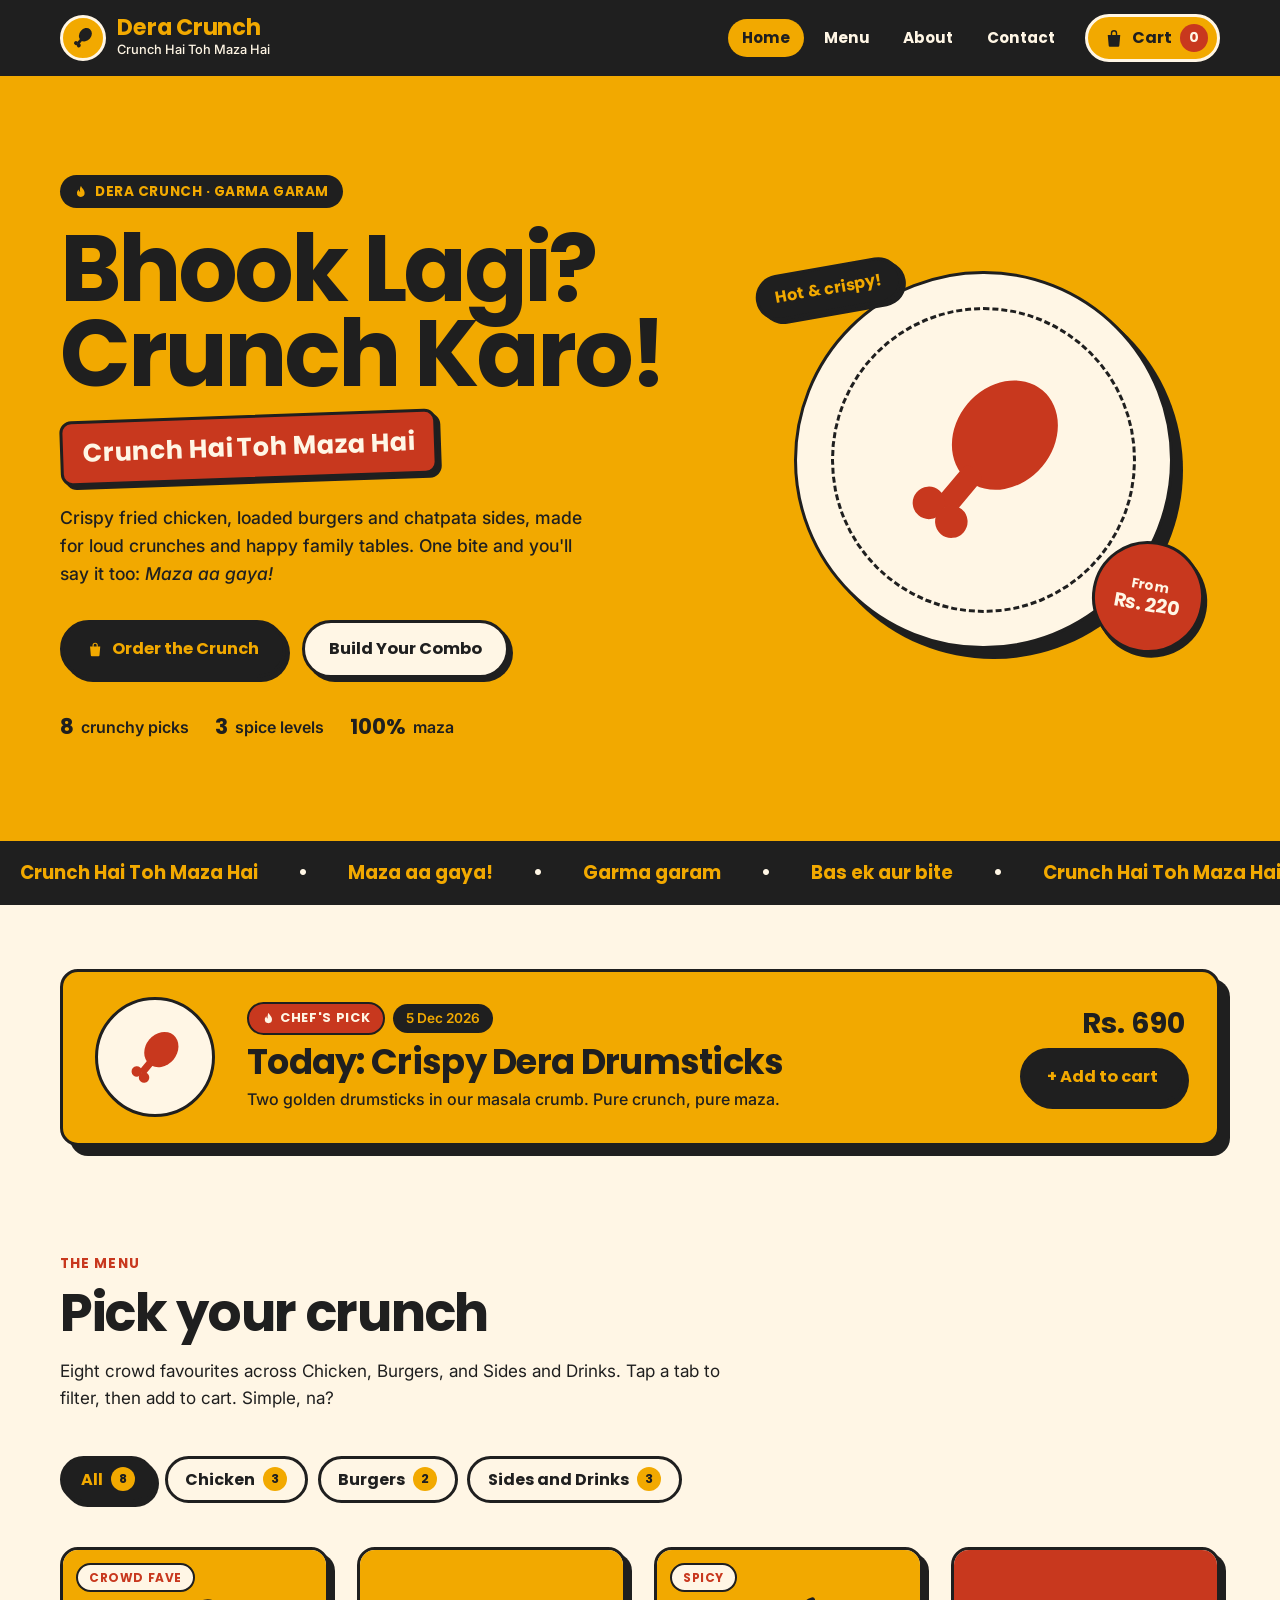
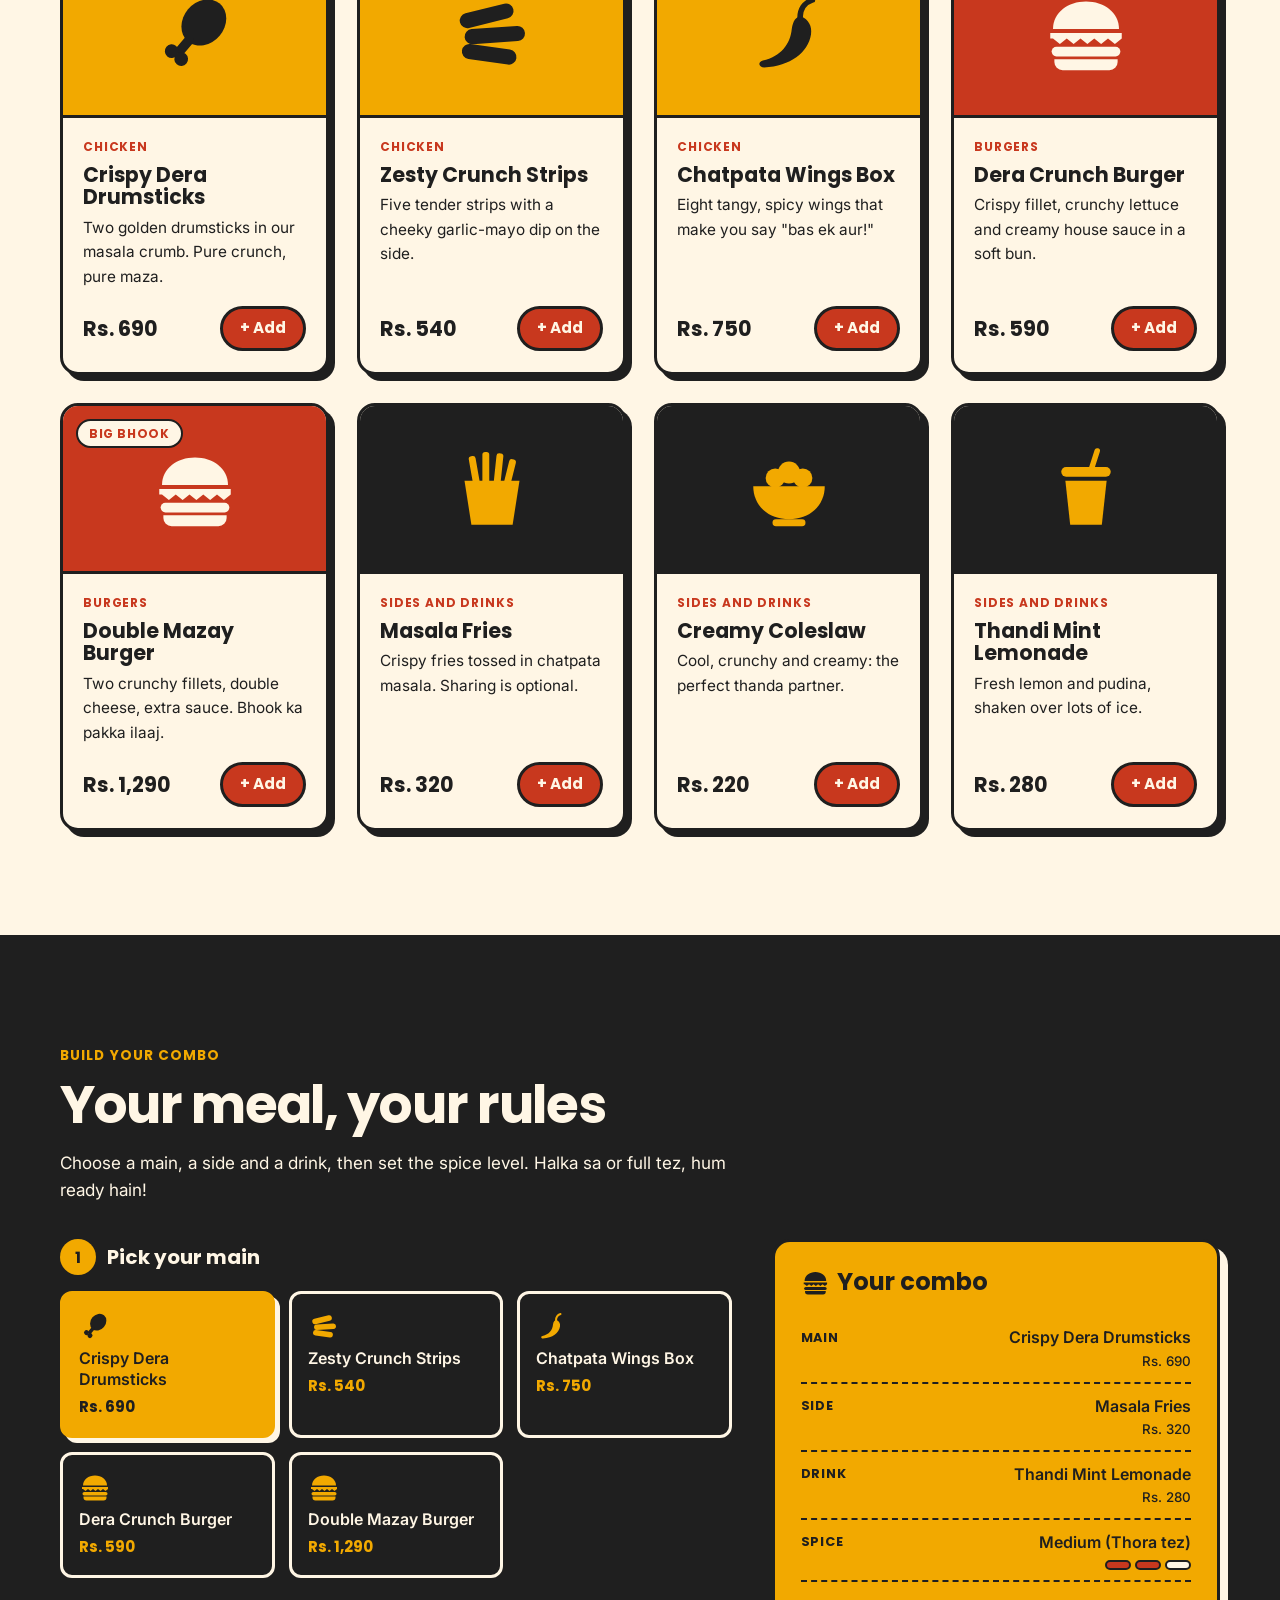
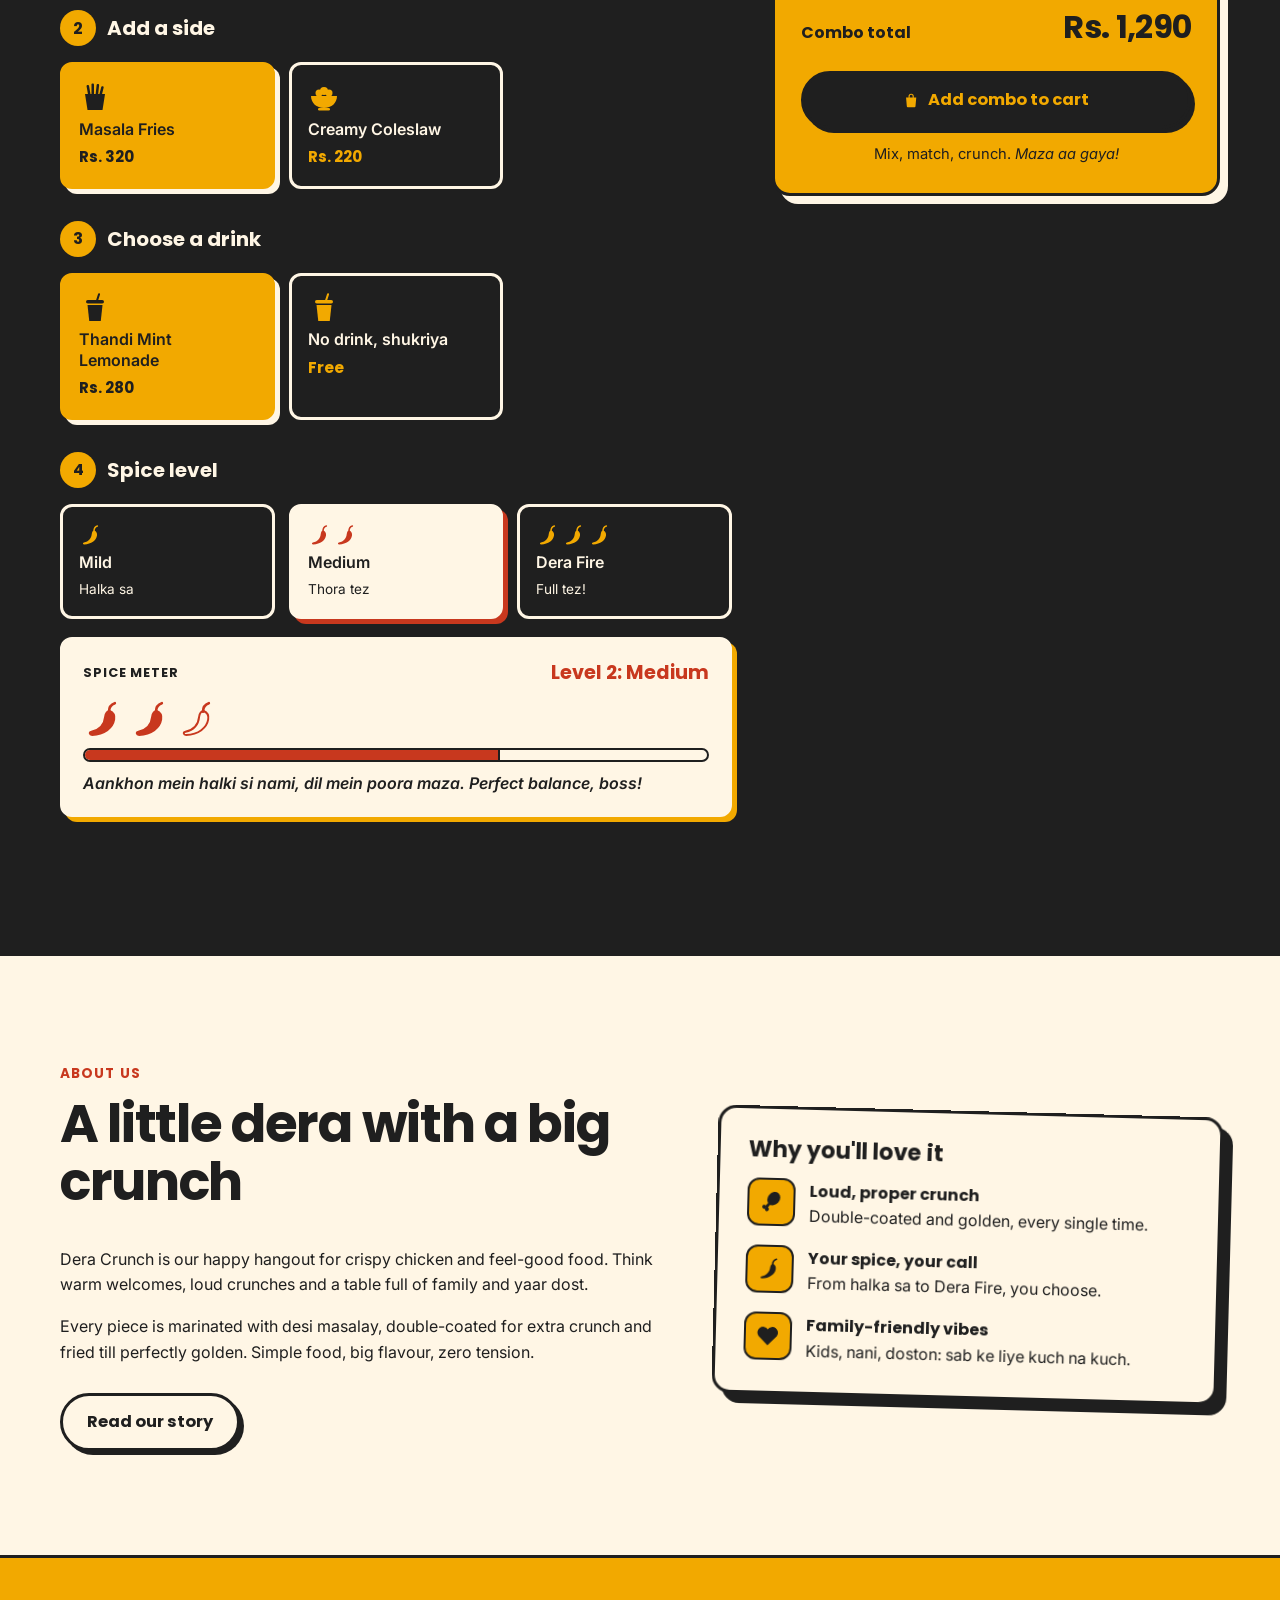
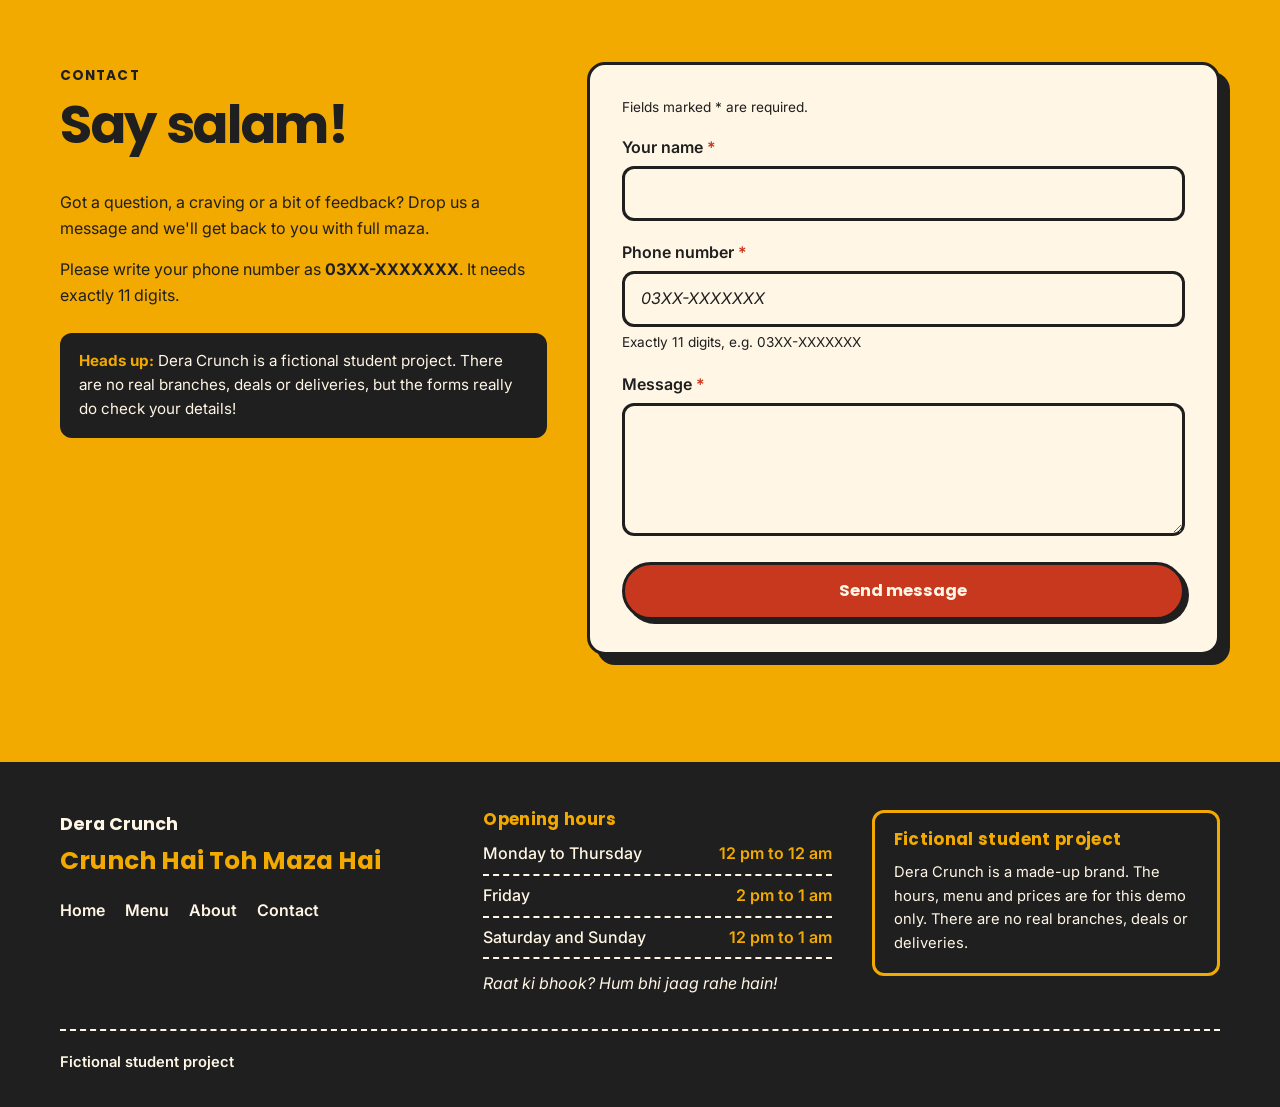
<file: index.html>
<!DOCTYPE html>
<html lang="en">
<head>
  <meta charset="UTF-8">
  <meta name="viewport" content="width=device-width, initial-scale=1.0, viewport-fit=cover">
  <title>Dera Crunch | Crunch Hai Toh Maza Hai</title>
  <meta name="description" content="Dera Crunch: crispy fried chicken, crunchy burgers and chatpata sides. Crunch Hai Toh Maza Hai! A fictional student project.">
  <meta name="theme-color" content="#1F1F1F">
  <link rel="preconnect" href="https://fonts.googleapis.com">
  <link rel="preconnect" href="https://fonts.gstatic.com" crossorigin>
  <link href="https://fonts.googleapis.com/css2?family=Inter:wght@400;500;600&family=Poppins:wght@700&display=swap" rel="stylesheet">
  <link rel="stylesheet" href="styles.css">
</head>
<body>
  <!-- Icon sprite: every icon uses currentColor, so it only ever shows a brand colour -->
  <svg width="0" height="0" style="position:absolute" aria-hidden="true" focusable="false">
    <symbol id="i-drumstick" viewBox="0 0 64 64"><g transform="rotate(40 32 32)"><ellipse cx="32" cy="22" rx="15" ry="18"/><rect x="28.5" y="36" width="7" height="15" rx="2"/><circle cx="27.5" cy="53" r="5"/><circle cx="36.5" cy="53" r="5"/></g></symbol>
    <symbol id="i-burger" viewBox="0 0 64 64"><path d="M8 29C8 17 19 9 32 9s24 8 24 20z"/><path d="M6 32h52v4l-5 4-5-4-5 4-5-4-5 4-5-4-5 4-5-4-5 4-5-4H6z"/><rect x="7" y="42" width="50" height="7" rx="3.5"/><path d="M9 51h46v2a6 6 0 0 1-6 6H15a6 6 0 0 1-6-6z"/></symbol>
    <symbol id="i-fries" viewBox="0 0 64 64"><rect x="17" y="8" width="5" height="26" rx="2" transform="rotate(-10 19 21)"/><rect x="25" y="5" width="5" height="28" rx="2"/><rect x="34" y="6" width="5" height="28" rx="2" transform="rotate(6 36 20)"/><rect x="42" y="10" width="5" height="24" rx="2" transform="rotate(14 44 22)"/><path d="M12 26h40l-5 32H17z"/></symbol>
    <symbol id="i-cup" viewBox="0 0 64 64"><rect x="36" y="2" width="4" height="18" rx="2" transform="rotate(18 38 11)"/><rect x="14" y="16" width="36" height="7" rx="3.5"/><path d="M17 26h30l-3.5 32h-23z"/></symbol>
    <symbol id="i-bowl" viewBox="0 0 64 64"><circle cx="22" cy="24" r="7"/><circle cx="32" cy="20" r="8"/><circle cx="42" cy="24" r="7"/><path d="M6 30h52c0 14-11 24-26 24S6 44 6 30z"/><rect x="20" y="54" width="24" height="5" rx="2.5"/></symbol>
    <symbol id="i-strips" viewBox="0 0 64 64"><rect x="8" y="14" width="40" height="11" rx="5.5" transform="rotate(-14 28 19)"/><rect x="12" y="28" width="44" height="11" rx="5.5" transform="rotate(-4 34 33)"/><rect x="10" y="42" width="40" height="11" rx="5.5" transform="rotate(8 30 47)"/></symbol>
    <symbol id="i-chilli" viewBox="0 0 64 64"><path d="M41 20c5 2 8 7 7 13-2 13-15 23-34 24-4 0-5-4-1-5 13-3 20-12 21-23 1-6 3-9 7-9z"/><path d="M40 21c0-6 3-11 9-13" fill="none" stroke="currentColor" stroke-width="4" stroke-linecap="round"/></symbol>
    <symbol id="i-bag" viewBox="0 0 64 64"><path d="M24 22v-5a8 8 0 0 1 16 0v5" fill="none" stroke="currentColor" stroke-width="4.5" stroke-linecap="round"/><path d="M12 22h40l-3 34a4 4 0 0 1-4 4H19a4 4 0 0 1-4-4z"/></symbol>
    <symbol id="i-heart" viewBox="0 0 64 64"><path d="M32 56 9 33a13 13 0 0 1 23-17 13 13 0 0 1 23 17z"/></symbol>
    <symbol id="i-flame" viewBox="0 0 64 64"><path d="M33 4c3 12 17 18 17 34a18 18 0 0 1-36 0c0-8 4-13 8-17 0 6 3 10 7 11-3-10 0-20 4-28z"/></symbol>
  </svg>

  <a class="skip-link" href="#main">Skip to content</a>

  <header class="site-header">
    <div class="container header-inner">
      <a class="brand" href="index.html" aria-label="Dera Crunch home">
        <span class="brand-mark" aria-hidden="true"><svg class="icon"><use href="#i-drumstick"/></svg></span>
        <span class="brand-text">
          <span class="brand-name">Dera Crunch</span>
          <span class="brand-tagline">Crunch Hai Toh Maza Hai</span>
        </span>
      </a>
      <div class="header-actions">
        <nav class="main-nav" id="main-nav" aria-label="Main">
          <ul>
            <li><a href="index.html" aria-current="page">Home</a></li>
            <li><a href="index.html#menu">Menu</a></li>
            <li><a href="about.html">About</a></li>
            <li><a href="index.html#contact">Contact</a></li>
          </ul>
        </nav>
        <button type="button" class="cart-toggle" id="cart-toggle" aria-controls="cart-panel" aria-expanded="false">
          <svg class="icon" aria-hidden="true"><use href="#i-bag"/></svg>
          <span class="cart-label">Cart</span>
          <span class="cart-count" id="cart-count" aria-label="0 items">0</span>
        </button>
        <button type="button" class="menu-btn" id="menu-btn" aria-controls="main-nav" aria-expanded="false" aria-label="Open menu">
          <span class="menu-btn-bars" aria-hidden="true"></span>
        </button>
      </div>
    </div>
  </header>

  <main id="main">
    <!-- ============ HERO ============ -->
    <section class="hero" aria-labelledby="hero-title">
      <div class="container hero-grid">
        <div class="hero-content">
          <span class="kicker">
            <svg class="icon" aria-hidden="true"><use href="#i-flame"/></svg>
            Dera Crunch · Garma garam
          </span>
          <h1 id="hero-title"><span>Bhook Lagi?</span><span>Crunch Karo!</span></h1>
          <p class="tagline-sticker">Crunch Hai Toh Maza Hai</p>
          <p class="hero-copy">Crispy fried chicken, loaded burgers and chatpata sides, made for loud crunches and happy family tables. One bite and you'll say it too: <em>Maza aa gaya!</em></p>
          <div class="hero-actions">
            <a class="btn btn-dark" href="#menu">
              <svg class="icon" aria-hidden="true"><use href="#i-bag"/></svg>
              Order the Crunch
            </a>
            <a class="btn btn-light" href="#combo">Build Your Combo</a>
          </div>
          <ul class="hero-facts">
            <li><strong>8</strong> crunchy picks</li>
            <li><strong>3</strong> spice levels</li>
            <li><strong>100%</strong> maza</li>
          </ul>
        </div>

        <div class="hero-visual" aria-hidden="true">
          <div class="plate"><svg class="icon"><use href="#i-drumstick"/></svg></div>
          <span class="sticker sticker-hot">Hot &amp; crispy!</span>
          <span class="sticker sticker-price"><span>From<strong>Rs. 220</strong></span></span>
        </div>
      </div>
    </section>

    <div class="marquee" aria-hidden="true">
      <div class="marquee-track">
        <span>Crunch Hai Toh Maza Hai</span><span>•</span><span>Maza aa gaya!</span><span>•</span><span>Garma garam</span><span>•</span><span>Bas ek aur bite</span><span>•</span>
        <span>Crunch Hai Toh Maza Hai</span><span>•</span><span>Maza aa gaya!</span><span>•</span><span>Garma garam</span><span>•</span><span>Bas ek aur bite</span><span>•</span>
      </div>
    </div>

    <!-- ============ CHEF'S PICK OF THE DAY ============ -->
    <section class="pick" id="chefs-pick" aria-labelledby="pick-title">
      <div class="container">
        <div class="pick-card reveal">
          <div class="pick-art" id="pick-art" aria-hidden="true"><svg class="icon"><use href="#i-drumstick"/></svg></div>
          <div class="pick-info">
            <div class="pick-labels">
              <span class="pick-badge"><svg class="icon" aria-hidden="true"><use href="#i-flame"/></svg> Chef's Pick</span>
              <time class="pick-date" id="pick-date"></time>
            </div>
            <h2 id="pick-title">Today: <span id="pick-name">Loading…</span></h2>
            <p class="pick-desc" id="pick-desc"></p>
          </div>
          <div class="pick-aside">
            <span class="pick-price" id="pick-price"></span>
            <button type="button" class="btn btn-dark" id="pick-add">+ Add to cart</button>
          </div>
        </div>
      </div>
    </section>

    <!-- ============ MENU ============ -->
    <section class="section" id="menu" aria-labelledby="menu-title">
      <div class="container">
        <div class="section-head reveal">
          <span class="eyebrow">The menu</span>
          <h2 id="menu-title">Pick your crunch</h2>
          <p>Eight crowd favourites across Chicken, Burgers, and Sides and Drinks. Tap a tab to filter, then add to cart. Simple, na?</p>
        </div>

        <div class="filter-bar" role="group" aria-label="Filter menu by category" id="filter-bar">
          <!-- Filled by script.js -->
        </div>

        <div class="menu-grid" id="menu-grid">
          <noscript><p>Please turn on JavaScript to see our crunchy menu.</p></noscript>
        </div>
        <p class="menu-status visually-hidden" id="menu-status" aria-live="polite"></p>
      </div>
    </section>

    <!-- ============ COMBO ============ -->
    <section class="section combo" id="combo" aria-labelledby="combo-title">
      <div class="container">
        <div class="section-head reveal">
          <span class="eyebrow">Build your combo</span>
          <h2 id="combo-title">Your meal, your rules</h2>
          <p>Choose a main, a side and a drink, then set the spice level. Halka sa or full tez, hum ready hain!</p>
        </div>

        <div class="combo-grid reveal">
          <form id="combo-form" novalidate>
            <fieldset class="combo-step">
              <legend><span class="step-num">1</span> Pick your main</legend>
              <div class="choice-grid" id="combo-main"></div>
            </fieldset>

            <fieldset class="combo-step">
              <legend><span class="step-num">2</span> Add a side</legend>
              <div class="choice-grid" id="combo-side"></div>
            </fieldset>

            <fieldset class="combo-step">
              <legend><span class="step-num">3</span> Choose a drink</legend>
              <div class="choice-grid" id="combo-drink"></div>
            </fieldset>

            <fieldset class="combo-step">
              <legend><span class="step-num">4</span> Spice level</legend>
              <div class="choice-grid spice-grid" id="combo-spice"></div>
              <div class="spice-meter-card" id="spice-meter-card">
                <div class="spice-meter-top">
                  <span class="spice-meter-title">Spice Meter</span>
                  <span class="spice-level-name" id="spice-level-name">Medium</span>
                </div>
                <div class="chilli-row" id="chilli-row" aria-hidden="true">
                  <svg class="icon"><use href="#i-chilli"/></svg>
                  <svg class="icon"><use href="#i-chilli"/></svg>
                  <svg class="icon"><use href="#i-chilli"/></svg>
                </div>
                <div class="spice-bar" role="meter" id="spice-bar" aria-label="Spice level" aria-valuemin="1" aria-valuemax="3" aria-valuenow="2" aria-valuetext="Level 2 of 3, Medium">
                  <div class="spice-bar-fill" id="spice-bar-fill"></div>
                </div>
                <p class="spice-comment" id="spice-comment" aria-live="polite"></p>
              </div>
            </fieldset>
          </form>

          <aside class="combo-summary" aria-labelledby="summary-title">
            <h3 id="summary-title"><svg class="icon" aria-hidden="true"><use href="#i-burger"/></svg> Your combo</h3>
            <ul class="summary-list">
              <li><span class="label">Main</span><span class="value" id="sum-main"></span></li>
              <li><span class="label">Side</span><span class="value" id="sum-side"></span></li>
              <li><span class="label">Drink</span><span class="value" id="sum-drink"></span></li>
              <li>
                <span class="label">Spice</span>
                <span class="value"><span id="sum-spice"></span>
                  <span class="spice-meter" id="spice-meter" aria-hidden="true"><span></span><span></span><span></span></span>
                </span>
              </li>
            </ul>
            <div class="summary-total">
              <span>Combo total</span>
              <output id="combo-total" for="combo-form" aria-live="polite">Rs. 0</output>
            </div>
            <button type="button" class="btn btn-dark btn-block" id="add-combo">
              <svg class="icon" aria-hidden="true"><use href="#i-bag"/></svg>
              Add combo to cart
            </button>
            <p class="summary-note">Mix, match, crunch. <em>Maza aa gaya!</em></p>
          </aside>
        </div>
      </div>
    </section>

    <!-- ============ ABOUT ============ -->
    <section class="section" id="about" aria-labelledby="about-title">
      <div class="container about-grid reveal">
        <div class="about-text">
          <div class="section-head">
            <span class="eyebrow">About us</span>
            <h2 id="about-title">A little dera with a big crunch</h2>
          </div>
          <p>Dera Crunch is our happy hangout for crispy chicken and feel-good food. Think warm welcomes, loud crunches and a table full of family and yaar dost.</p>
          <p>Every piece is marinated with desi masalay, double-coated for extra crunch and fried till perfectly golden. Simple food, big flavour, zero tension.</p>
          <a class="btn btn-light" href="about.html">Read our story</a>
        </div>

        <aside class="love-card" aria-labelledby="love-title">
          <h3 id="love-title">Why you'll love it</h3>
          <ul class="love-list">
            <li>
              <span class="love-icon" aria-hidden="true"><svg class="icon"><use href="#i-drumstick"/></svg></span>
              <span><strong>Loud, proper crunch</strong>Double-coated and golden, every single time.</span>
            </li>
            <li>
              <span class="love-icon" aria-hidden="true"><svg class="icon"><use href="#i-chilli"/></svg></span>
              <span><strong>Your spice, your call</strong>From halka sa to Dera Fire, you choose.</span>
            </li>
            <li>
              <span class="love-icon" aria-hidden="true"><svg class="icon"><use href="#i-heart"/></svg></span>
              <span><strong>Family-friendly vibes</strong>Kids, nani, doston: sab ke liye kuch na kuch.</span>
            </li>
          </ul>
        </aside>
      </div>
    </section>

    <!-- ============ CONTACT ============ -->
    <section class="section contact" id="contact" aria-labelledby="contact-title">
      <div class="container contact-grid reveal">
        <div class="contact-info">
          <div class="section-head">
            <span class="eyebrow">Contact</span>
            <h2 id="contact-title">Say salam!</h2>
          </div>
          <p>Got a question, a craving or a bit of feedback? Drop us a message and we'll get back to you with full maza.</p>
          <p>Please write your phone number as <strong>03XX-XXXXXXX</strong>. It needs exactly 11 digits.</p>
          <p class="contact-note"><strong>Heads up:</strong> Dera Crunch is a fictional student project. There are no real branches, deals or deliveries, but the forms really do check your details!</p>
        </div>

        <form class="form-card" id="contact-form" novalidate aria-describedby="contact-required-note">
          <p class="hint form-note" id="contact-required-note">Fields marked * are required.</p>
          <p class="form-alert" id="contact-form-alert" role="alert"></p>
          <div class="field">
            <label for="c-name">Your name <span class="req" aria-hidden="true">*</span><span class="visually-hidden">(required)</span></label>
            <input class="input" type="text" id="c-name" name="name" autocomplete="name" required aria-describedby="c-name-err">
            <p class="error" id="c-name-err" aria-live="polite"></p>
          </div>
          <div class="field">
            <label for="c-phone">Phone number <span class="req" aria-hidden="true">*</span><span class="visually-hidden">(required)</span></label>
            <input class="input" type="tel" id="c-phone" name="phone" inputmode="tel" autocomplete="tel" placeholder="03XX-XXXXXXX" required data-phone aria-describedby="c-phone-hint c-phone-err">
            <p class="hint" id="c-phone-hint">Exactly 11 digits, e.g. 03XX-XXXXXXX</p>
            <p class="error" id="c-phone-err" aria-live="polite"></p>
          </div>
          <div class="field">
            <label for="c-msg">Message <span class="req" aria-hidden="true">*</span><span class="visually-hidden">(required)</span></label>
            <textarea class="input" id="c-msg" name="message" rows="4" required aria-describedby="c-msg-err"></textarea>
            <p class="error" id="c-msg-err" aria-live="polite"></p>
          </div>
          <button type="submit" class="btn btn-chilli btn-block">Send message</button>
          <p class="success-box" id="contact-success" role="status"></p>
        </form>
      </div>
    </section>
  </main>

  <footer class="site-footer">
    <div class="container">
      <div class="footer-grid">
        <div class="footer-brand">
          <p class="footer-name">Dera Crunch</p>
          <p class="footer-tagline">Crunch Hai Toh Maza Hai</p>
          <nav class="footer-nav" aria-label="Footer">
            <a href="index.html">Home</a>
            <a href="index.html#menu">Menu</a>
            <a href="about.html">About</a>
            <a href="index.html#contact">Contact</a>
          </nav>
        </div>

        <section class="footer-hours" aria-labelledby="hours-title">
          <h2 id="hours-title">Opening hours</h2>
          <dl class="hours-list">
            <div><dt>Monday to Thursday</dt><dd>12 pm to 12 am</dd></div>
            <div><dt>Friday</dt><dd>2 pm to 1 am</dd></div>
            <div><dt>Saturday and Sunday</dt><dd>12 pm to 1 am</dd></div>
          </dl>
          <p class="hours-note">Raat ki bhook? Hum bhi jaag rahe hain!</p>
        </section>

        <section class="footer-fiction" aria-labelledby="fiction-title">
          <h2 id="fiction-title">Fictional student project</h2>
          <p>Dera Crunch is a made-up brand. The hours, menu and prices are for this demo only. There are no real branches, deals or deliveries.</p>
        </section>
      </div>
      <p class="footer-bottom">Fictional student project</p>
    </div>
  </footer>

  <!-- ============ CART DRAWER ============ -->
  <div class="cart-overlay" id="cart-overlay"></div>
  <aside class="cart-panel" id="cart-panel" role="dialog" aria-modal="true" aria-labelledby="cart-title">
    <div class="cart-head">
      <h2 id="cart-title">Your cart <small id="cart-items-label">(0 items)</small></h2>
      <button type="button" class="icon-btn" id="cart-close" aria-label="Close cart">&times;</button>
    </div>

    <div class="cart-scroll" id="cart-scroll">
      <div id="cart-view">
        <ul class="cart-list" id="cart-list"></ul>

        <div class="cart-empty" id="cart-empty" hidden>
          <svg class="icon" aria-hidden="true"><use href="#i-bag"/></svg>
          <h3>Arre, cart khali hai!</h3>
          <p>Your tummy is waiting and this bag is feeling lonely. Add some crunch and let the maza begin!</p>
          <a class="btn btn-chilli" href="#menu" id="empty-browse">Browse the menu</a>
        </div>

        <form class="checkout" id="checkout-form" novalidate>
          <h3>Checkout</h3>
          <p class="hint form-note">Fields marked * are required.</p>
          <p class="form-alert" id="checkout-form-alert" role="alert"></p>
          <div class="field">
            <label for="o-name">Name <span class="req" aria-hidden="true">*</span><span class="visually-hidden">(required)</span></label>
            <input class="input" type="text" id="o-name" name="name" autocomplete="name" required aria-describedby="o-name-err">
            <p class="error" id="o-name-err" aria-live="polite"></p>
          </div>
          <div class="field">
            <label for="o-phone">Phone number <span class="req" aria-hidden="true">*</span><span class="visually-hidden">(required)</span></label>
            <input class="input" type="tel" id="o-phone" name="phone" inputmode="tel" autocomplete="tel" placeholder="03XX-XXXXXXX" required data-phone aria-describedby="o-phone-hint o-phone-err">
            <p class="hint" id="o-phone-hint">Exactly 11 digits, e.g. 03XX-XXXXXXX</p>
            <p class="error" id="o-phone-err" aria-live="polite"></p>
          </div>
          <div class="field">
            <label for="o-address">Delivery address <span class="req" aria-hidden="true">*</span><span class="visually-hidden">(required)</span></label>
            <textarea class="input" id="o-address" name="address" rows="2" autocomplete="street-address" required aria-describedby="o-address-err"></textarea>
            <p class="error" id="o-address-err" aria-live="polite"></p>
          </div>
        </form>
      </div>

      <div class="order-done" id="order-done" hidden tabindex="-1">
        <div class="done-badge" aria-hidden="true"><svg class="icon"><use href="#i-drumstick"/></svg></div>
        <h3>Maza aa gaya!</h3>
        <p id="order-thanks"></p>
        <p class="order-meta" id="order-meta"></p>
        <div class="tracker" id="tracker">
          <div class="tracker-head">
            <span>Live order tracker</span>
            <span class="tracker-status" id="tracker-status">Order received</span>
          </div>
          <div class="tracker-bar" role="progressbar" id="tracker-bar" aria-label="Order progress" aria-valuemin="0" aria-valuemax="100" aria-valuenow="0">
            <div class="tracker-fill" id="tracker-fill"></div>
          </div>
          <ol class="tracker-steps" id="tracker-steps">
            <li><span class="dot">1</span>Order received</li>
            <li><span class="dot">2</span>Frying</li>
            <li><span class="dot">3</span>Packed</li>
            <li><span class="dot">4</span>On the way</li>
          </ol>
          <p class="tracker-msg" id="tracker-msg" aria-live="polite"></p>
        </div>
        <p>This is a fictional student project, so no real food is on its way. Sorry, yaar!</p>
        <button type="button" class="btn btn-dark" id="order-again">Back to the menu</button>
      </div>
    </div>

    <div class="cart-foot" id="cart-foot">
      <div class="cart-total-row">
        <span>Total</span>
        <output id="cart-total" aria-live="polite">Rs. 0</output>
      </div>
      <button type="submit" form="checkout-form" class="btn btn-dark btn-block" id="place-order">Place order</button>
    </div>
  </aside>

  <div class="toast" id="toast" role="status" aria-live="polite">
    <span id="toast-msg"></span>
    <button type="button" id="toast-view">View cart</button>
  </div>

  <button type="button" class="back-to-top" id="back-to-top" aria-label="Back to top">
    <svg viewBox="0 0 24 24" aria-hidden="true"><path d="M12 19V5M5 12l7-7 7 7"/></svg>
  </button>

  <script src="site.js"></script>
  <script src="script.js"></script>
</body>
</html>
</file>
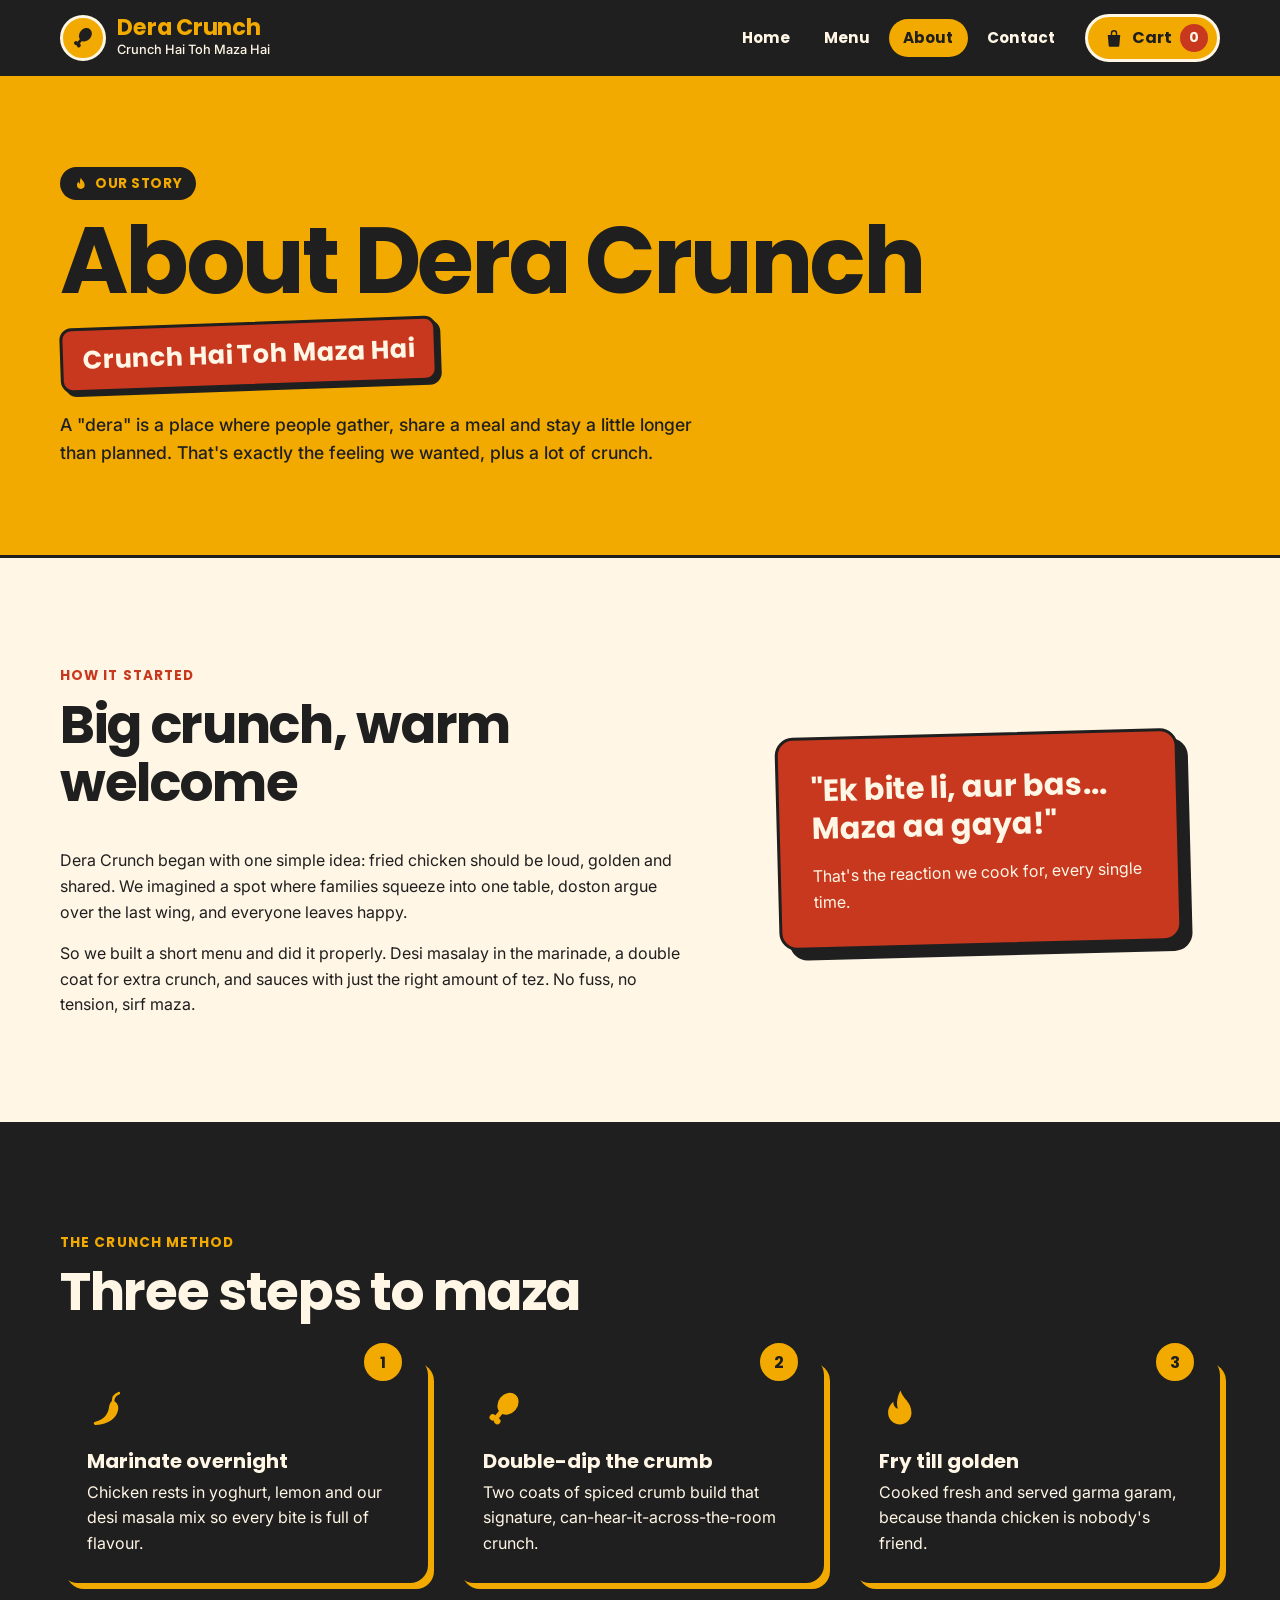
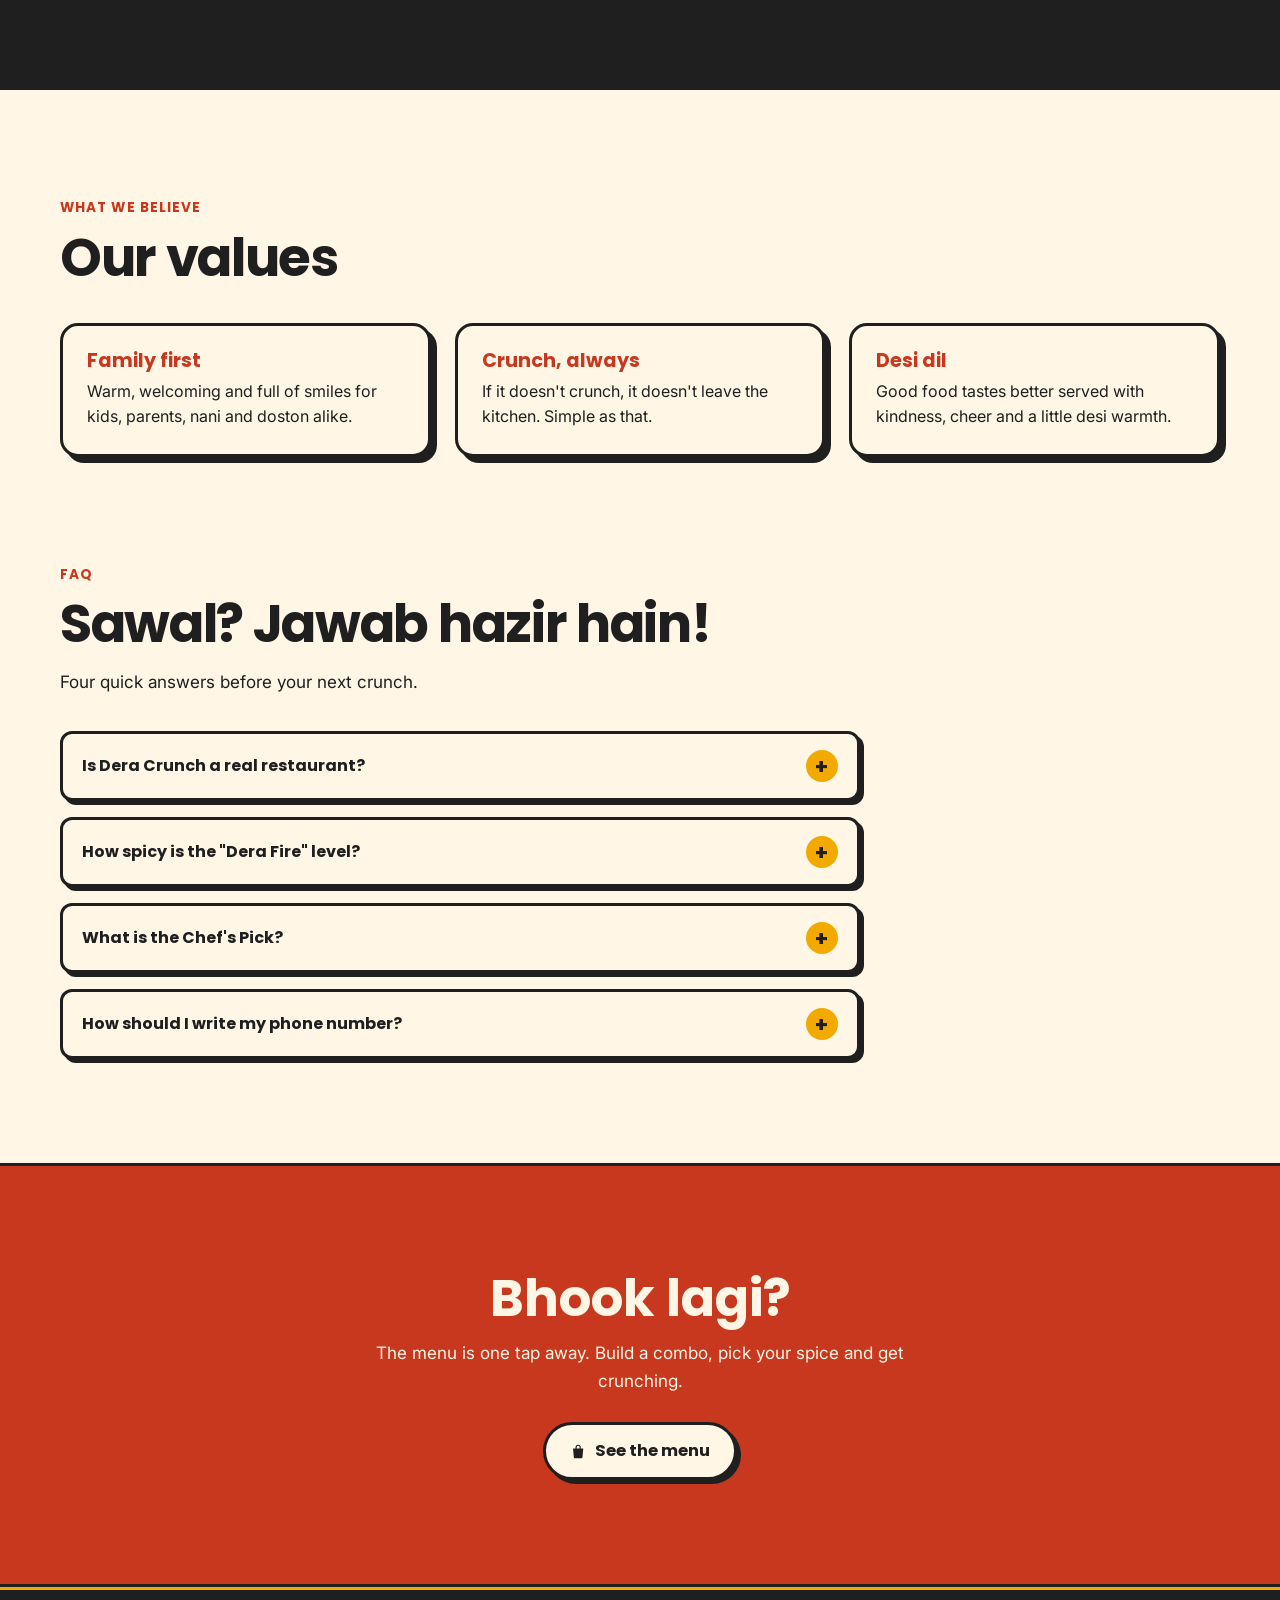
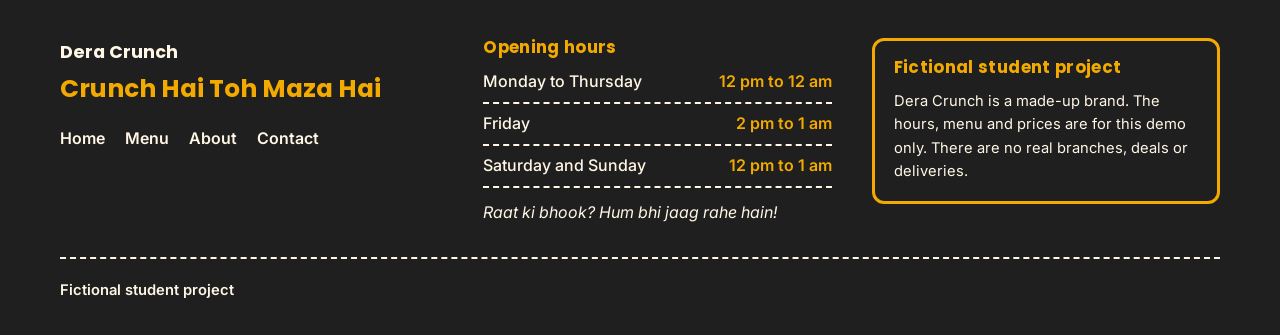
<file: about.html>
<!DOCTYPE html>
<html lang="en">
<head>
  <meta charset="UTF-8">
  <meta name="viewport" content="width=device-width, initial-scale=1.0, viewport-fit=cover">
  <title>About | Dera Crunch | Crunch Hai Toh Maza Hai</title>
  <meta name="description" content="The story behind Dera Crunch, a fictional fried-chicken brand. Crunch Hai Toh Maza Hai! A fictional student project.">
  <meta name="theme-color" content="#1F1F1F">
  <link rel="preconnect" href="https://fonts.googleapis.com">
  <link rel="preconnect" href="https://fonts.gstatic.com" crossorigin>
  <link href="https://fonts.googleapis.com/css2?family=Inter:wght@400;500;600&family=Poppins:wght@700&display=swap" rel="stylesheet">
  <link rel="stylesheet" href="styles.css">
</head>
<body>
  <svg width="0" height="0" style="position:absolute" aria-hidden="true" focusable="false">
    <symbol id="i-drumstick" viewBox="0 0 64 64"><g transform="rotate(40 32 32)"><ellipse cx="32" cy="22" rx="15" ry="18"/><rect x="28.5" y="36" width="7" height="15" rx="2"/><circle cx="27.5" cy="53" r="5"/><circle cx="36.5" cy="53" r="5"/></g></symbol>
    <symbol id="i-chilli" viewBox="0 0 64 64"><path d="M41 20c5 2 8 7 7 13-2 13-15 23-34 24-4 0-5-4-1-5 13-3 20-12 21-23 1-6 3-9 7-9z"/><path d="M40 21c0-6 3-11 9-13" fill="none" stroke="currentColor" stroke-width="4" stroke-linecap="round"/></symbol>
    <symbol id="i-bag" viewBox="0 0 64 64"><path d="M24 22v-5a8 8 0 0 1 16 0v5" fill="none" stroke="currentColor" stroke-width="4.5" stroke-linecap="round"/><path d="M12 22h40l-3 34a4 4 0 0 1-4 4H19a4 4 0 0 1-4-4z"/></symbol>
    <symbol id="i-flame" viewBox="0 0 64 64"><path d="M33 4c3 12 17 18 17 34a18 18 0 0 1-36 0c0-8 4-13 8-17 0 6 3 10 7 11-3-10 0-20 4-28z"/></symbol>
  </svg>

  <a class="skip-link" href="#main">Skip to content</a>

  <header class="site-header">
    <div class="container header-inner">
      <a class="brand" href="index.html" aria-label="Dera Crunch home">
        <span class="brand-mark" aria-hidden="true"><svg class="icon"><use href="#i-drumstick"/></svg></span>
        <span class="brand-text">
          <span class="brand-name">Dera Crunch</span>
          <span class="brand-tagline">Crunch Hai Toh Maza Hai</span>
        </span>
      </a>
      <div class="header-actions">
        <nav class="main-nav" id="main-nav" aria-label="Main">
          <ul>
            <li><a href="index.html">Home</a></li>
            <li><a href="index.html#menu">Menu</a></li>
            <li><a href="about.html" aria-current="page">About</a></li>
            <li><a href="index.html#contact">Contact</a></li>
          </ul>
        </nav>
        <a class="cart-toggle" href="index.html#cart">
          <svg class="icon" aria-hidden="true"><use href="#i-bag"/></svg>
          <span class="cart-label">Cart</span>
          <span class="cart-count" data-saved-cart-count aria-label="0 items in cart">0</span>
        </a>
        <button type="button" class="menu-btn" id="menu-btn" aria-controls="main-nav" aria-expanded="false" aria-label="Open menu">
          <span class="menu-btn-bars" aria-hidden="true"></span>
        </button>
      </div>
    </div>
  </header>

  <main id="main">
    <section class="hero page-hero" aria-labelledby="about-hero-title">
      <div class="container">
        <span class="kicker">
          <svg class="icon" aria-hidden="true"><use href="#i-flame"/></svg>
          Our story
        </span>
        <h1 id="about-hero-title">About Dera Crunch</h1>
        <p class="tagline-sticker">Crunch Hai Toh Maza Hai</p>
        <p class="hero-copy">A "dera" is a place where people gather, share a meal and stay a little longer than planned. That's exactly the feeling we wanted, plus a lot of crunch.</p>
      </div>
    </section>

    <section class="section" aria-labelledby="story-title">
      <div class="container story-grid reveal">
        <div class="story-text">
          <div class="section-head">
            <span class="eyebrow">How it started</span>
            <h2 id="story-title">Big crunch, warm welcome</h2>
          </div>
          <p>Dera Crunch began with one simple idea: fried chicken should be loud, golden and shared. We imagined a spot where families squeeze into one table, doston argue over the last wing, and everyone leaves happy.</p>
          <p>So we built a short menu and did it properly. Desi masalay in the marinade, a double coat for extra crunch, and sauces with just the right amount of tez. No fuss, no tension, sirf maza.</p>
        </div>
        <figure class="quote-card">
          <blockquote>"Ek bite li, aur bas... Maza aa gaya!"</blockquote>
          <p>That's the reaction we cook for, every single time.</p>
        </figure>
      </div>
    </section>

    <section class="section combo" aria-labelledby="steps-title">
      <div class="container">
        <div class="section-head">
          <span class="eyebrow">The crunch method</span>
          <h2 id="steps-title">Three steps to maza</h2>
        </div>
        <ol class="steps reveal">
          <li>
            <svg class="icon" aria-hidden="true"><use href="#i-chilli"/></svg>
            <h3>Marinate overnight</h3>
            <p>Chicken rests in yoghurt, lemon and our desi masala mix so every bite is full of flavour.</p>
          </li>
          <li>
            <svg class="icon" aria-hidden="true"><use href="#i-drumstick"/></svg>
            <h3>Double-dip the crumb</h3>
            <p>Two coats of spiced crumb build that signature, can-hear-it-across-the-room crunch.</p>
          </li>
          <li>
            <svg class="icon" aria-hidden="true"><use href="#i-flame"/></svg>
            <h3>Fry till golden</h3>
            <p>Cooked fresh and served garma garam, because thanda chicken is nobody's friend.</p>
          </li>
        </ol>
      </div>
    </section>

    <section class="section" aria-labelledby="values-title">
      <div class="container">
        <div class="section-head">
          <span class="eyebrow">What we believe</span>
          <h2 id="values-title">Our values</h2>
        </div>
        <div class="values-grid reveal">
          <article class="value-card">
            <h3>Family first</h3>
            <p>Warm, welcoming and full of smiles for kids, parents, nani and doston alike.</p>
          </article>
          <article class="value-card">
            <h3>Crunch, always</h3>
            <p>If it doesn't crunch, it doesn't leave the kitchen. Simple as that.</p>
          </article>
          <article class="value-card">
            <h3>Desi dil</h3>
            <p>Good food tastes better served with kindness, cheer and a little desi warmth.</p>
          </article>
        </div>
      </div>
    </section>

    <section class="section faq-section" id="faq" aria-labelledby="faq-title">
      <div class="container">
        <div class="section-head">
          <span class="eyebrow">FAQ</span>
          <h2 id="faq-title">Sawal? Jawab hazir hain!</h2>
          <p>Four quick answers before your next crunch.</p>
        </div>
        <div class="faq reveal">
          <details>
            <summary>Is Dera Crunch a real restaurant?</summary>
            <p>Nahi! Dera Crunch is a made-up brand for a fictional student project. There are no real branches, deals or deliveries, so please don't go looking for us on the map.</p>
          </details>
          <details>
            <summary>How spicy is the "Dera Fire" level?</summary>
            <p>It's our hottest of three spice levels in Build Your Combo. Mild is nani approved, Medium brings a little tear, and Dera Fire calls for a Thandi Mint Lemonade (Rs. 280) on standby.</p>
          </details>
          <details>
            <summary>What is the Chef's Pick?</summary>
            <p>Every day the home page highlights one menu item, chosen from the date, for example the Double Mazay Burger on 23 Nov 2026. It's simply our favourite of the day at its normal menu price, not a discount or offer.</p>
          </details>
          <details>
            <summary>How should I write my phone number?</summary>
            <p>Use the format 03XX-XXXXXXX. Our order and contact forms only accept a number with exactly 11 digits, and they'll tell you politely if something is missing.</p>
          </details>
        </div>
      </div>
    </section>

    <section class="section cta-band" aria-labelledby="cta-title">
      <div class="container reveal">
        <h2 id="cta-title">Bhook lagi?</h2>
        <p>The menu is one tap away. Build a combo, pick your spice and get crunching.</p>
        <a class="btn btn-light" href="index.html#menu">
          <svg class="icon" aria-hidden="true"><use href="#i-bag"/></svg>
          See the menu
        </a>
      </div>
    </section>
  </main>

  <footer class="site-footer">
    <div class="container">
      <div class="footer-grid">
        <div class="footer-brand">
          <p class="footer-name">Dera Crunch</p>
          <p class="footer-tagline">Crunch Hai Toh Maza Hai</p>
          <nav class="footer-nav" aria-label="Footer">
            <a href="index.html">Home</a>
            <a href="index.html#menu">Menu</a>
            <a href="about.html">About</a>
            <a href="index.html#contact">Contact</a>
          </nav>
        </div>

        <section class="footer-hours" aria-labelledby="hours-title">
          <h2 id="hours-title">Opening hours</h2>
          <dl class="hours-list">
            <div><dt>Monday to Thursday</dt><dd>12 pm to 12 am</dd></div>
            <div><dt>Friday</dt><dd>2 pm to 1 am</dd></div>
            <div><dt>Saturday and Sunday</dt><dd>12 pm to 1 am</dd></div>
          </dl>
          <p class="hours-note">Raat ki bhook? Hum bhi jaag rahe hain!</p>
        </section>

        <section class="footer-fiction" aria-labelledby="fiction-title">
          <h2 id="fiction-title">Fictional student project</h2>
          <p>Dera Crunch is a made-up brand. The hours, menu and prices are for this demo only. There are no real branches, deals or deliveries.</p>
        </section>
      </div>
      <p class="footer-bottom">Fictional student project</p>
    </div>
  </footer>

  <button type="button" class="back-to-top" id="back-to-top" aria-label="Back to top">
    <svg viewBox="0 0 24 24" aria-hidden="true"><path d="M12 19V5M5 12l7-7 7 7"/></svg>
  </button>

  <script src="site.js"></script>
</body>
</html>
</file>
<file: styles.css>
/* =========================================================
   Dera Crunch: shared styles
   Brand palette (the ONLY colours used anywhere):
   mustard #F2A900 · charcoal #1F1F1F · cream #FFF6E5 · chilli #C8381E
   No transparency tints are used, so no in-between colours appear.
   ========================================================= */

:root {
  --mustard: #F2A900;
  --charcoal: #1F1F1F;
  --cream: #FFF6E5;
  --chilli: #C8381E;

  --radius: 18px;
  --radius-sm: 12px;
  --line: 3px solid var(--charcoal);
  --shadow: 6px 6px 0 var(--charcoal);
  --shadow-sm: 4px 4px 0 var(--charcoal);
  --shadow-lg: 10px 10px 0 var(--charcoal);

  --font-head: 'Poppins', system-ui, sans-serif;
  --font-body: 'Inter', system-ui, sans-serif;

  --header-h: 76px;
  --ease: cubic-bezier(.2, .8, .2, 1);
}

*,
*::before,
*::after { box-sizing: border-box; }

html {
  scroll-behavior: smooth;
  scroll-padding-top: calc(var(--header-h) + 16px);
  -webkit-text-size-adjust: 100%;
  scrollbar-color: var(--charcoal) var(--cream);
}

body {
  margin: 0;
  font-family: var(--font-body);
  font-size: 1rem;
  line-height: 1.6;
  background: var(--cream);
  color: var(--charcoal);
  overflow-x: hidden;
}

body.is-locked { overflow: hidden; }

::selection { background: var(--mustard); color: var(--charcoal); }

h1, h2, h3, h4 {
  font-family: var(--font-head);
  font-weight: 700;
  line-height: 1.1;
  margin: 0;
}

p { margin: 0; }

a { color: inherit; }

button,
input,
select,
textarea { font: inherit; color: inherit; }

button { cursor: pointer; }

:root { --focus: var(--chilli); }
.site-header, .combo, .site-footer, .cart-head, .toast, .cta-band, .steps li, .back-to-top { --focus: var(--mustard); }
.hero, .contact, .combo-summary, .cart-foot, .spice-meter-card, .pick-card { --focus: var(--charcoal); }

:focus-visible {
  outline: 3px solid var(--focus);
  outline-offset: 3px;
}

[hidden] { display: none !important; }

.container {
  width: min(1160px, 100% - 2.5rem);
  margin-inline: auto;
}

.visually-hidden {
  position: absolute !important;
  width: 1px; height: 1px;
  padding: 0; margin: -1px;
  overflow: hidden;
  clip: rect(0 0 0 0);
  white-space: nowrap;
  border: 0;
}

.skip-link {
  position: absolute;
  left: 1rem;
  top: -100px;
  z-index: 300;
  background: var(--mustard);
  color: var(--charcoal);
  border: var(--line);
  border-radius: 999px;
  padding: .5rem 1rem;
  font-family: var(--font-head);
  text-decoration: none;
}
.skip-link:focus { top: 1rem; }

.icon {
  width: 1em;
  height: 1em;
  fill: currentColor;
  flex-shrink: 0;
}

/* ---------- Buttons ---------- */

.btn {
  display: inline-flex;
  align-items: center;
  justify-content: center;
  gap: .55rem;
  min-height: 52px;
  padding: .8rem 1.5rem;
  border: var(--line);
  border-radius: 999px;
  font-family: var(--font-head);
  font-weight: 700;
  font-size: 1.02rem;
  text-decoration: none;
  box-shadow: var(--shadow-sm);
  transition: transform .18s var(--ease), box-shadow .18s var(--ease), background-color .18s;
}
.btn:hover { transform: translate(-2px, -2px); box-shadow: 6px 6px 0 var(--charcoal); }
.btn:active { transform: translate(2px, 2px); box-shadow: 1px 1px 0 var(--charcoal); }

.btn-dark   { background: var(--charcoal); color: var(--mustard); }
.btn-light  { background: var(--cream);    color: var(--charcoal); }
.btn-chilli { background: var(--chilli);   color: var(--cream); }
.btn-block  { width: 100%; }

/* ---------- Header ---------- */

.site-header {
  position: sticky;
  top: 0;
  z-index: 100;
  background: var(--charcoal);
  color: var(--cream);
  border-bottom: 3px solid var(--mustard);
}

.header-inner {
  display: flex;
  align-items: center;
  justify-content: space-between;
  gap: .75rem 1.5rem;
  min-height: var(--header-h);
  padding-block: .6rem;
}

.brand {
  display: flex;
  align-items: center;
  gap: .7rem;
  text-decoration: none;
  min-width: 0;
}

.brand-mark {
  display: grid;
  place-items: center;
  width: 46px;
  height: 46px;
  border-radius: 50%;
  background: var(--mustard);
  color: var(--charcoal);
  border: 3px solid var(--cream);
  font-size: 1.6rem;
  flex-shrink: 0;
  transition: transform .3s var(--ease);
}
.brand:hover .brand-mark { transform: rotate(-14deg) scale(1.06); }

.brand-text { display: flex; flex-direction: column; min-width: 0; }

.brand-name {
  font-family: var(--font-head);
  font-weight: 700;
  font-size: 1.4rem;
  line-height: 1.05;
  color: var(--mustard);
  letter-spacing: -.01em;
}

.brand-tagline {
  font-size: .8rem;
  font-weight: 500;
  color: var(--cream);
  white-space: nowrap;
}

.header-actions {
  display: flex;
  align-items: center;
  gap: 1rem;
}

.main-nav ul {
  display: flex;
  gap: .3rem;
  list-style: none;
  margin: 0;
  padding: 0;
}

.main-nav a {
  display: block;
  padding: .45rem .9rem;
  border-radius: 999px;
  font-family: var(--font-head);
  font-weight: 700;
  font-size: .95rem;
  text-decoration: none;
  color: var(--cream);
  white-space: nowrap;
  transition: background-color .2s, color .2s;
}
.main-nav a:hover { background: var(--cream); color: var(--charcoal); }
.main-nav a[aria-current="page"] { background: var(--mustard); color: var(--charcoal); }

.cart-toggle {
  display: inline-flex;
  align-items: center;
  gap: .5rem;
  min-height: 46px;
  padding: .45rem .55rem .45rem 1rem;
  border: 3px solid var(--cream);
  border-radius: 999px;
  background: var(--mustard);
  color: var(--charcoal);
  font-family: var(--font-head);
  font-weight: 700;
  transition: transform .2s var(--ease);
}
.cart-toggle { text-decoration: none; }
.cart-toggle:hover { transform: translateY(-2px); }
.cart-toggle .icon { font-size: 1.25rem; }

.cart-count {
  display: grid;
  place-items: center;
  min-width: 28px;
  height: 28px;
  padding: 0 .35rem;
  border-radius: 999px;
  background: var(--chilli);
  color: var(--cream);
  font-size: .85rem;
}
.cart-count.bump { animation: bump .45s var(--ease); }

@keyframes bump {
  0% { transform: scale(1); }
  40% { transform: scale(1.45) rotate(-8deg); }
  100% { transform: scale(1); }
}

/* ---------- Hero ---------- */

.hero {
  position: relative;
  background: var(--mustard);
  border-bottom: var(--line);
  overflow: hidden;
  padding-block: clamp(3rem, 8vw, 6rem);
}

.hero-grid {
  display: grid;
  grid-template-columns: 1.15fr .85fr;
  align-items: center;
  gap: 3rem;
}

.kicker {
  display: inline-flex;
  align-items: center;
  gap: .45rem;
  padding: .35rem .9rem;
  border-radius: 999px;
  background: var(--charcoal);
  color: var(--mustard);
  font-family: var(--font-head);
  font-weight: 700;
  font-size: .85rem;
  letter-spacing: .04em;
  text-transform: uppercase;
}

.hero h1 {
  margin-top: 1.1rem;
  font-size: clamp(3.4rem, 12vw, 7rem);
  line-height: .92;
  letter-spacing: -.035em;
  color: var(--charcoal);
}
.hero h1 span { display: block; }

.tagline-sticker {
  display: inline-block;
  margin-top: 1.2rem;
  padding: .55rem 1.2rem;
  background: var(--chilli);
  color: var(--cream);
  border: var(--line);
  border-radius: var(--radius-sm);
  box-shadow: var(--shadow-sm);
  font-family: var(--font-head);
  font-weight: 700;
  font-size: clamp(1.15rem, 3.4vw, 1.6rem);
  transform: rotate(-2deg);
}

.hero-copy {
  margin-top: 1.5rem;
  max-width: 34rem;
  font-size: 1.1rem;
  font-weight: 500;
}

.hero-actions {
  display: flex;
  flex-wrap: wrap;
  gap: 1rem;
  margin-top: 2rem;
}

.hero-facts {
  display: flex;
  flex-wrap: wrap;
  gap: .6rem 1.6rem;
  margin: 2rem 0 0;
  padding: 0;
  list-style: none;
  font-weight: 600;
}
.hero-facts li { display: flex; align-items: center; gap: .45rem; }
.hero-facts strong { font-family: var(--font-head); font-size: 1.35rem; }

.hero-visual {
  position: relative;
  display: grid;
  place-items: center;
  aspect-ratio: 1;
  max-width: 440px;
  width: 100%;
  justify-self: center;
}

.plate {
  position: relative;
  display: grid;
  place-items: center;
  width: 86%;
  aspect-ratio: 1;
  border-radius: 50%;
  background: var(--cream);
  border: var(--line);
  box-shadow: var(--shadow-lg);
}
.plate::before {
  content: "";
  position: absolute;
  inset: 9%;
  border-radius: 50%;
  border: 3px dashed var(--charcoal);
  animation: spin 40s linear infinite;
}
.plate .icon {
  font-size: clamp(8rem, 28vw, 13rem);
  color: var(--chilli);
  animation: float 4s ease-in-out infinite;
}

.sticker {
  position: absolute;
  font-family: var(--font-head);
  font-weight: 700;
  border: var(--line);
  box-shadow: var(--shadow-sm);
}
.sticker-hot {
  top: 6%;
  left: -2%;
  padding: .45rem 1rem;
  border-radius: 999px;
  background: var(--charcoal);
  color: var(--mustard);
  transform: rotate(-10deg);
}
.sticker-price {
  right: 0;
  bottom: 6%;
  display: grid;
  place-items: center;
  width: 112px;
  height: 112px;
  border-radius: 50%;
  background: var(--chilli);
  color: var(--cream);
  text-align: center;
  line-height: 1.1;
  font-size: .85rem;
  transform: rotate(10deg);
}
.sticker-price strong { display: block; font-size: 1.2rem; }

@keyframes float {
  0%, 100% { transform: translateY(0) rotate(0); }
  50% { transform: translateY(-9px) rotate(2deg); }
}
@keyframes spin { to { transform: rotate(360deg); } }

/* ---------- Marquee ---------- */

.marquee {
  background: var(--charcoal);
  color: var(--mustard);
  border-bottom: var(--line);
  overflow: hidden;
  padding-block: .9rem;
}
.marquee-track {
  display: flex;
  width: max-content;
  animation: marquee 28s linear infinite;
}
.marquee-track span {
  padding-inline: 1.25rem;
  font-family: var(--font-head);
  font-weight: 700;
  font-size: 1.15rem;
  white-space: nowrap;
}
.marquee-track span:nth-child(even) { color: var(--cream); }

@keyframes marquee { to { transform: translateX(-50%); } }

/* ---------- Sections ---------- */

.section { padding-block: clamp(3.5rem, 9vw, 6.5rem); }

.section-head {
  max-width: 44rem;
  margin-bottom: 2.25rem;
}
.eyebrow {
  display: inline-block;
  margin-bottom: .6rem;
  font-family: var(--font-head);
  font-weight: 700;
  font-size: .85rem;
  letter-spacing: .08em;
  text-transform: uppercase;
  color: var(--chilli);
}
.section-head h2 {
  font-size: clamp(2.1rem, 6vw, 3.3rem);
  letter-spacing: -.025em;
}
.section-head p {
  margin-top: .9rem;
  font-size: 1.07rem;
}

/* ---------- Menu ---------- */

.filter-bar {
  display: flex;
  gap: .6rem;
  margin-bottom: 2rem;
  overflow-x: auto;
  padding: 8px 8px 12px 8px;
  margin-inline: -8px;
  scrollbar-width: none;
}
.filter-bar::-webkit-scrollbar { display: none; }

.filter-btn {
  display: inline-flex;
  align-items: center;
  gap: .5rem;
  flex-shrink: 0;
  min-height: 46px;
  padding: .5rem 1.1rem;
  border: var(--line);
  border-radius: 999px;
  background: var(--cream);
  color: var(--charcoal);
  font-family: var(--font-head);
  font-weight: 700;
  transition: background-color .2s, color .2s, transform .2s var(--ease), box-shadow .2s;
}
.filter-btn:hover { transform: translateY(-2px); box-shadow: var(--shadow-sm); }
.filter-btn[aria-pressed="true"] {
  background: var(--charcoal);
  color: var(--mustard);
  box-shadow: var(--shadow-sm);
}
.filter-count {
  display: grid;
  place-items: center;
  min-width: 24px;
  height: 24px;
  border-radius: 999px;
  background: var(--mustard);
  color: var(--charcoal);
  font-size: .78rem;
}

.menu-grid {
  display: grid;
  grid-template-columns: repeat(auto-fill, minmax(250px, 1fr));
  gap: 1.75rem;
}

.menu-card {
  display: flex;
  flex-direction: column;
  background: var(--cream);
  border: var(--line);
  border-radius: var(--radius);
  box-shadow: var(--shadow);
  overflow: hidden;
  transition: transform .22s var(--ease), box-shadow .22s var(--ease);
  animation: pop-in .4s var(--ease) both;
}
.menu-card:hover { transform: translate(-3px, -3px); box-shadow: 9px 9px 0 var(--charcoal); }

@keyframes pop-in {
  from { transform: translateY(14px) scale(.97); }
  to { transform: none; }
}

.menu-art {
  position: relative;
  display: grid;
  place-items: center;
  height: 168px;
  border-bottom: var(--line);
  font-size: 5.5rem;
}
.menu-art .icon { transition: transform .35s var(--ease); }
.menu-card:hover .menu-art .icon { transform: rotate(-10deg) scale(1.08); }

.art-chicken { background: var(--mustard); color: var(--charcoal); }
.art-burgers { background: var(--chilli);  color: var(--cream); }
.art-sides   { background: var(--charcoal); color: var(--mustard); }

.menu-tag {
  position: absolute;
  top: .8rem;
  left: .8rem;
  padding: .2rem .7rem;
  border: 2px solid var(--charcoal);
  border-radius: 999px;
  background: var(--cream);
  color: var(--chilli);
  font-family: var(--font-head);
  font-weight: 700;
  font-size: .75rem;
  text-transform: uppercase;
  letter-spacing: .05em;
}

.menu-body {
  display: flex;
  flex-direction: column;
  flex: 1;
  gap: .45rem;
  padding: 1.2rem 1.25rem 1.3rem;
}
.menu-cat {
  font-family: var(--font-head);
  font-weight: 700;
  font-size: .75rem;
  letter-spacing: .07em;
  text-transform: uppercase;
  color: var(--chilli);
}
.menu-body h3 { font-size: 1.28rem; }
.menu-body p.menu-desc { font-size: .96rem; flex: 1; }

.menu-foot {
  display: flex;
  align-items: center;
  justify-content: space-between;
  gap: .75rem;
  margin-top: .6rem;
}
.price {
  font-family: var(--font-head);
  font-weight: 700;
  font-size: 1.3rem;
  white-space: nowrap;
}

.add-btn {
  display: inline-flex;
  align-items: center;
  gap: .35rem;
  min-height: 44px;
  padding: .45rem 1.05rem;
  border: var(--line);
  border-radius: 999px;
  background: var(--chilli);
  color: var(--cream);
  font-family: var(--font-head);
  font-weight: 700;
  font-size: .95rem;
  white-space: nowrap;
  transition: transform .15s var(--ease), background-color .2s, color .2s;
}
.add-btn:hover { transform: scale(1.05); }
.add-btn:active { transform: scale(.95); }
.add-btn.is-added { background: var(--charcoal); color: var(--mustard); }

.menu-status { margin-top: 1.5rem; font-weight: 500; }

/* ---------- Combo builder ---------- */

.combo {
  background: var(--charcoal);
  color: var(--cream);
  border-block: var(--line);
}
.combo .eyebrow { color: var(--mustard); }

.combo-grid {
  display: grid;
  grid-template-columns: 1.5fr 1fr;
  gap: 2.5rem;
  align-items: start;
}

.combo-step {
  margin: 0 0 2rem;
  padding: 0;
  border: 0;
  min-width: 0;
}
.combo-step legend {
  display: flex;
  align-items: center;
  gap: .7rem;
  margin-bottom: 1rem;
  padding: 0;
  font-family: var(--font-head);
  font-weight: 700;
  font-size: 1.25rem;
}
.step-num {
  display: grid;
  place-items: center;
  width: 36px;
  height: 36px;
  border-radius: 50%;
  background: var(--mustard);
  color: var(--charcoal);
  font-size: 1rem;
}

.choice-grid {
  display: grid;
  grid-template-columns: repeat(auto-fill, minmax(165px, 1fr));
  gap: .85rem;
}

.choice { position: relative; display: block; }
.choice input {
  position: absolute;
  opacity: 0;
  width: 1px;
  height: 1px;
}
.choice-card {
  display: flex;
  flex-direction: column;
  gap: .35rem;
  height: 100%;
  padding: 1rem;
  border: 3px solid var(--cream);
  border-radius: var(--radius-sm);
  background: var(--charcoal);
  color: var(--cream);
  cursor: pointer;
  transition: background-color .2s, color .2s, transform .2s var(--ease), border-color .2s;
}
.choice-card .icon { font-size: 2rem; color: var(--mustard); }
.choice-name { font-weight: 600; line-height: 1.3; }
.choice-price { font-family: var(--font-head); font-weight: 700; font-size: .95rem; color: var(--mustard); }
.choice-card:hover { transform: translateY(-3px); }

.choice input:checked + .choice-card {
  background: var(--mustard);
  color: var(--charcoal);
  border-color: var(--mustard);
  box-shadow: 5px 5px 0 var(--cream);
}
.choice input:checked + .choice-card .icon,
.choice input:checked + .choice-card .choice-price { color: var(--charcoal); }
.choice input:focus-visible + .choice-card { outline: 3px solid var(--focus); outline-offset: 3px; }

.spice-grid { grid-template-columns: repeat(3, 1fr); }
.spice-icons { display: flex; gap: 2px; }
.spice-icons .icon { font-size: 1.5rem; }
.choice input:checked + .choice-card.spice-card {
  background: var(--cream);
  border-color: var(--cream);
  box-shadow: 5px 5px 0 var(--chilli);
}
.choice input:checked + .spice-card .icon { color: var(--chilli); }
.spice-hint { font-size: .85rem; }

.combo-summary {
  position: sticky;
  top: calc(var(--header-h) + 1.5rem);
  padding: 1.6rem;
  background: var(--mustard);
  color: var(--charcoal);
  border: var(--line);
  border-radius: var(--radius);
  box-shadow: 8px 8px 0 var(--cream);
}
.combo-summary h3 { font-size: 1.5rem; display: flex; align-items: center; gap: .5rem; }
.combo-summary h3 .icon { font-size: 1.8rem; }

.summary-list {
  margin: 1.2rem 0 0;
  padding: 0;
  list-style: none;
}
.summary-list li {
  display: flex;
  justify-content: space-between;
  gap: 1rem;
  padding: .6rem 0;
  border-bottom: 2px dashed var(--charcoal);
}
.summary-list .label {
  font-family: var(--font-head);
  font-weight: 700;
  font-size: .8rem;
  text-transform: uppercase;
  letter-spacing: .06em;
  padding-top: .15rem;
}
.summary-list .value { text-align: right; font-weight: 600; }
.summary-list .value small { display: block; font-weight: 500; }

.spice-meter {
  display: flex;
  justify-content: flex-end;
  gap: 4px;
  margin-top: .3rem;
}
.spice-meter span {
  width: 26px;
  height: 10px;
  border: 2px solid var(--charcoal);
  border-radius: 999px;
  background: var(--cream);
  transition: background-color .25s;
}
.spice-meter span.on { background: var(--chilli); }

.summary-total {
  display: flex;
  justify-content: space-between;
  align-items: baseline;
  margin: 1.2rem 0;
  font-family: var(--font-head);
  font-weight: 700;
}
.summary-total output { font-size: 2rem; letter-spacing: -.02em; }
.summary-note { margin-top: .9rem; font-size: .92rem; text-align: center; }

/* ---------- About (home) ---------- */

.about-grid {
  display: grid;
  grid-template-columns: 1.2fr 1fr;
  gap: 3rem;
  align-items: center;
}
.about-text p + p { margin-top: 1rem; }
.about-text .btn { margin-top: 1.75rem; }

.love-card {
  padding: 1.75rem;
  background: var(--cream);
  border: var(--line);
  border-radius: var(--radius);
  box-shadow: var(--shadow-lg);
  transform: rotate(1.5deg);
}
.love-card h3 { font-size: 1.4rem; margin-bottom: 1rem; }
.love-list { margin: 0; padding: 0; list-style: none; display: grid; gap: 1rem; }
.love-list li { display: flex; gap: .9rem; align-items: flex-start; }
.love-icon {
  display: grid;
  place-items: center;
  width: 48px;
  height: 48px;
  flex-shrink: 0;
  border: 2px solid var(--charcoal);
  border-radius: var(--radius-sm);
  background: var(--mustard);
  font-size: 1.6rem;
}
.love-list strong { display: block; font-family: var(--font-head); }

/* ---------- Forms ---------- */

.contact {
  background: var(--mustard);
  border-top: var(--line);
}
.contact-grid {
  display: grid;
  grid-template-columns: 1fr 1.3fr;
  gap: 2.5rem;
  align-items: start;
}
.contact .eyebrow { color: var(--charcoal); }
.contact-info p + p { margin-top: 1rem; }
.contact-note {
  margin-top: 1.5rem !important;
  padding: 1rem 1.2rem;
  background: var(--charcoal);
  color: var(--cream);
  border-radius: var(--radius-sm);
  font-size: .95rem;
}
.contact-note strong { color: var(--mustard); }

.form-card {
  padding: clamp(1.25rem, 4vw, 2rem);
  background: var(--cream);
  border: var(--line);
  border-radius: var(--radius);
  box-shadow: var(--shadow-lg);
}

.field { margin-bottom: 1.15rem; }
.field label {
  display: block;
  margin-bottom: .35rem;
  font-weight: 600;
}
.field .req { color: var(--chilli); }

.input {
  width: 100%;
  min-height: 50px;
  padding: .75rem 1rem;
  border: var(--line);
  border-radius: var(--radius-sm);
  background: var(--cream);
  color: var(--charcoal);
  font-size: 1rem; /* 16px stops iOS zoom on focus */
  transition: box-shadow .2s, border-color .2s;
}
textarea.input { min-height: 120px; resize: vertical; }
.input::placeholder { color: var(--charcoal); opacity: 1; font-style: italic; font-weight: 400; }
.input:focus { outline: none; border-color: var(--chilli); box-shadow: 4px 4px 0 var(--chilli); }
.input[aria-invalid="true"] { border-color: var(--chilli); box-shadow: 4px 4px 0 var(--chilli); }

.hint { margin-top: .35rem; font-size: .85rem; }
.error {
  margin-top: .35rem;
  font-size: .9rem;
  font-weight: 600;
  color: var(--chilli);
}
.error:empty { display: none; }

.success-box {
  margin-top: 1.25rem;
  padding: 1rem 1.2rem;
  background: var(--mustard);
  border: var(--line);
  border-radius: var(--radius-sm);
  font-weight: 600;
}
.success-box:empty { display: none; }

/* ---------- Cart drawer ---------- */

.cart-overlay {
  position: fixed;
  inset: 0;
  z-index: 150;
  /* A charcoal dot screen "dims" the page using only solid brand colour. */
  background-image: radial-gradient(var(--charcoal) 1.1px, transparent 1.4px);
  background-size: 5px 5px;
  visibility: hidden;
}
.cart-overlay.is-open { visibility: visible; }

.cart-panel {
  position: fixed;
  top: 0;
  right: 0;
  bottom: 0;
  z-index: 200;
  display: flex;
  flex-direction: column;
  width: min(440px, 100%);
  background: var(--cream);
  border-left: var(--line);
  box-shadow: -8px 0 0 var(--mustard);
  transform: translateX(calc(100% + 12px));
  visibility: hidden;
  transition: transform .38s var(--ease), visibility .38s;
}
.cart-panel.is-open { transform: none; visibility: visible; }

.cart-head {
  display: flex;
  align-items: center;
  justify-content: space-between;
  gap: 1rem;
  padding: 1.1rem 1.25rem;
  padding-top: max(1.1rem, env(safe-area-inset-top));
  background: var(--charcoal);
  color: var(--cream);
}
.cart-head h2 { font-size: 1.45rem; color: var(--mustard); }
.cart-head h2 small { font-family: var(--font-body); font-weight: 500; font-size: .9rem; color: var(--cream); }

.icon-btn {
  display: grid;
  place-items: center;
  width: 44px;
  height: 44px;
  border: 3px solid var(--cream);
  border-radius: 50%;
  background: var(--charcoal);
  color: var(--cream);
  font-size: 1.5rem;
  line-height: 1;
  transition: background-color .2s, color .2s, transform .2s;
}
.icon-btn:hover { background: var(--mustard); color: var(--charcoal); transform: rotate(90deg); }

.cart-scroll {
  flex: 1;
  overflow-y: auto;
  overscroll-behavior: contain;
  padding: 1.25rem;
}

.cart-list { margin: 0; padding: 0; list-style: none; display: grid; gap: .9rem; }

.cart-item {
  display: grid;
  grid-template-columns: 52px 1fr auto;
  gap: .4rem .85rem;
  padding: .9rem;
  border: var(--line);
  border-radius: var(--radius-sm);
  background: var(--cream);
  box-shadow: var(--shadow-sm);
  animation: pop-in .3s var(--ease) both;
}
.cart-thumb {
  display: grid;
  place-items: center;
  width: 52px;
  height: 52px;
  border: 2px solid var(--charcoal);
  border-radius: 10px;
  background: var(--mustard);
  font-size: 1.9rem;
  grid-row: span 2;
}
.cart-item-name { font-family: var(--font-head); font-weight: 700; font-size: 1rem; line-height: 1.25; }
.cart-item-detail { font-size: .83rem; margin-top: .15rem; }
.cart-line-total { font-family: var(--font-head); font-weight: 700; white-space: nowrap; }

.cart-item-actions {
  grid-column: 2 / -1;
  display: flex;
  align-items: center;
  justify-content: space-between;
  gap: .75rem;
}

.qty {
  display: inline-flex;
  align-items: center;
  border: var(--line);
  border-radius: 999px;
  overflow: hidden;
}
.qty-btn {
  display: grid;
  place-items: center;
  width: 38px;
  height: 36px;
  border: 0;
  background: var(--mustard);
  color: var(--charcoal);
  font-family: var(--font-head);
  font-weight: 700;
  font-size: 1.2rem;
  line-height: 1;
  transition: background-color .15s, color .15s;
}
.qty-btn:hover { background: var(--charcoal); color: var(--mustard); }
.qty-value {
  min-width: 38px;
  text-align: center;
  font-family: var(--font-head);
  font-weight: 700;
}

.link-btn {
  border: 0;
  background: none;
  padding: .3rem 0;
  color: var(--chilli);
  font-weight: 600;
  font-size: .88rem;
  text-decoration: underline;
  text-underline-offset: 3px;
}

.cart-empty { text-align: center; padding: 2.5rem 1rem; }
.cart-empty .icon { font-size: 5rem; color: var(--mustard); }
.cart-empty h3 { margin: .75rem 0 .4rem; font-size: 1.35rem; }
.cart-empty .btn { margin-top: 1.25rem; }

.checkout {
  margin-top: 1.6rem;
  padding-top: 1.4rem;
  border-top: 3px dashed var(--charcoal);
}
.checkout h3 { font-size: 1.25rem; margin-bottom: 1rem; }

.cart-foot {
  padding: 1rem 1.25rem;
  padding-bottom: max(1rem, env(safe-area-inset-bottom));
  border-top: var(--line);
  background: var(--mustard);
}
.cart-total-row {
  display: flex;
  justify-content: space-between;
  align-items: baseline;
  margin-bottom: .8rem;
  font-family: var(--font-head);
  font-weight: 700;
}
.cart-total-row output { font-size: 1.75rem; letter-spacing: -.02em; }

.order-done { text-align: center; padding: 1.5rem .5rem; }
.order-done .done-badge {
  display: grid;
  place-items: center;
  width: 96px;
  height: 96px;
  margin: 0 auto 1rem;
  border: var(--line);
  border-radius: 50%;
  background: var(--mustard);
  font-size: 3.2rem;
  box-shadow: var(--shadow-sm);
  animation: bump .6s var(--ease);
}
.order-done h3 { font-size: 1.6rem; margin-bottom: .6rem; }
.order-done p + p { margin-top: .6rem; }
.order-meta {
  margin: 1.2rem 0;
  padding: .9rem;
  border: 2px dashed var(--charcoal);
  border-radius: var(--radius-sm);
  font-weight: 600;
}
.order-done .btn { margin-top: 1rem; }

/* ---------- Toast ---------- */

.toast {
  position: fixed;
  left: 50%;
  bottom: max(1.25rem, env(safe-area-inset-bottom));
  z-index: 250;
  display: flex;
  align-items: center;
  gap: 1rem;
  max-width: calc(100% - 2rem);
  padding: .7rem .7rem .7rem 1.2rem;
  background: var(--charcoal);
  color: var(--cream);
  border: 3px solid var(--mustard);
  border-radius: 999px;
  box-shadow: 5px 5px 0 var(--mustard);
  font-weight: 600;
  transform: translate(-50%, 160%);
  visibility: hidden;
  transition: transform .35s var(--ease), visibility .35s;
}
.toast.is-visible { transform: translate(-50%, 0); visibility: visible; }
.toast button {
  flex-shrink: 0;
  padding: .45rem .95rem;
  border: 0;
  border-radius: 999px;
  background: var(--mustard);
  color: var(--charcoal);
  font-family: var(--font-head);
  font-weight: 700;
  font-size: .9rem;
}

/* ---------- About page ---------- */

.page-hero { padding-block: clamp(3rem, 8vw, 5.5rem); }
.page-hero h1 { font-size: clamp(3rem, 10vw, 5.8rem); }
.page-hero .hero-copy { max-width: 40rem; }

.story-grid {
  display: grid;
  grid-template-columns: 1.3fr 1fr;
  gap: 3rem;
  align-items: center;
}
.story-text p + p { margin-top: 1rem; }
.quote-card {
  padding: 2rem;
  background: var(--chilli);
  color: var(--cream);
  border: var(--line);
  border-radius: var(--radius);
  box-shadow: var(--shadow-lg);
  transform: rotate(-1.5deg);
}
.quote-card blockquote {
  margin: 0;
  font-family: var(--font-head);
  font-weight: 700;
  font-size: clamp(1.4rem, 4vw, 1.9rem);
  line-height: 1.25;
}
.quote-card p { margin-top: 1rem; }

.steps {
  display: grid;
  grid-template-columns: repeat(3, 1fr);
  gap: 1.75rem;
  margin: 0;
  padding: 0;
  list-style: none;
  counter-reset: step;
}
.steps li {
  position: relative;
  padding: 1.75rem 1.5rem 1.5rem;
  background: var(--charcoal);
  color: var(--cream);
  border: var(--line);
  border-radius: var(--radius);
  box-shadow: 6px 6px 0 var(--mustard);
  counter-increment: step;
}
.steps li::before {
  content: counter(step);
  position: absolute;
  top: -20px;
  right: 1.25rem;
  display: grid;
  place-items: center;
  width: 44px;
  height: 44px;
  border: var(--line);
  border-radius: 50%;
  background: var(--mustard);
  color: var(--charcoal);
  font-family: var(--font-head);
  font-weight: 700;
}
.steps .icon { font-size: 2.6rem; color: var(--mustard); }
.steps h3 { margin: .75rem 0 .5rem; font-size: 1.25rem; }

.values-grid {
  display: grid;
  grid-template-columns: repeat(3, 1fr);
  gap: 1.5rem;
}
.value-card {
  padding: 1.5rem;
  background: var(--cream);
  border: var(--line);
  border-radius: var(--radius);
  box-shadow: var(--shadow);
}
.value-card h3 { color: var(--chilli); font-size: 1.2rem; margin-bottom: .5rem; }

.faq { display: grid; gap: 1rem; max-width: 50rem; }
.faq details {
  background: var(--cream);
  border: var(--line);
  border-radius: var(--radius-sm);
  box-shadow: var(--shadow-sm);
}
.faq summary {
  display: flex;
  justify-content: space-between;
  align-items: center;
  gap: 1rem;
  padding: 1rem 1.2rem;
  font-family: var(--font-head);
  font-weight: 700;
  cursor: pointer;
  list-style: none;
}
.faq summary::-webkit-details-marker { display: none; }
.faq summary::after {
  content: "+";
  display: grid;
  place-items: center;
  flex-shrink: 0;
  width: 32px;
  height: 32px;
  border-radius: 50%;
  background: var(--mustard);
  font-size: 1.3rem;
  transition: transform .25s var(--ease);
}
.faq details[open] summary::after { transform: rotate(45deg); background: var(--chilli); color: var(--cream); }
.faq details p { padding: 0 1.2rem 1.1rem; }

.cta-band {
  background: var(--chilli);
  color: var(--cream);
  border-block: var(--line);
  text-align: center;
}
.cta-band h2 { font-size: clamp(2rem, 6vw, 3.2rem); }
.cta-band p { margin: .8rem auto 1.75rem; max-width: 34rem; font-size: 1.07rem; }

/* ---------- Footer ---------- */

.site-footer {
  background: var(--charcoal);
  color: var(--cream);
  padding-block: 3rem 2rem;
  border-top: 3px solid var(--mustard);
}
.footer-inner {
  display: flex;
  flex-wrap: wrap;
  justify-content: space-between;
  align-items: center;
  gap: 1.5rem;
}
.footer-tagline {
  font-family: var(--font-head);
  font-weight: 700;
  font-size: clamp(1.4rem, 4vw, 2rem);
  color: var(--mustard);
}
.footer-nav { display: flex; flex-wrap: wrap; gap: .4rem 1.25rem; }
.footer-nav a { font-weight: 600; text-decoration: none; }
.footer-nav a:hover { color: var(--mustard); text-decoration: underline; }
.footer-bottom {
  margin-top: 2rem;
  padding-top: 1.25rem;
  border-top: 2px dashed var(--cream);
  font-size: .92rem;
}

/* ---------- Responsive ---------- */

@media (max-width: 960px) {
  .hero-grid,
  .combo-grid,
  .about-grid,
  .contact-grid,
  .story-grid { grid-template-columns: 1fr; }

  .hero-visual { max-width: 340px; order: -1; }
  .combo-summary { position: static; }
  .steps,
  .values-grid { grid-template-columns: 1fr; }
  .steps { gap: 2.25rem; }
  .love-card,
  .quote-card { transform: none; }
}

@media (max-width: 720px) {
  :root { --header-h: 70px; }
  .container { width: min(1160px, 100% - 2rem); }

  .header-inner { gap: .6rem; padding-block: .55rem; }
  .brand { flex: 1; gap: .55rem; }
  .brand-mark { width: 38px; height: 38px; font-size: 1.3rem; border-width: 2px; }
  .brand-name { font-size: 1.15rem; }
  .brand-tagline { font-size: .72rem; white-space: normal; line-height: 1.25; }
  .header-actions { gap: .5rem; }
  .cart-toggle .cart-label { display: none; }
  .cart-toggle { padding-left: .7rem; min-height: 44px; }

  .menu-btn { display: grid; }
  .main-nav {
    position: absolute;
    top: 100%;
    left: 0;
    right: 0;
    background: var(--charcoal);
    border-bottom: 3px solid var(--mustard);
    padding: .5rem 1rem 1rem;
    display: none;
  }
  .main-nav.is-open { display: block; animation: drop .25s var(--ease); }
  .main-nav ul { flex-direction: column; gap: .3rem; }
  .main-nav a {
    padding: .8rem 1rem;
    font-size: 1.1rem;
    border-radius: var(--radius-sm);
    border: 2px solid var(--cream);
  }

  .hero { padding-top: 2rem; }
  .hero-visual { max-width: 250px; }
  .sticker-price { width: 88px; height: 88px; font-size: .72rem; }
  .sticker-price strong { font-size: 1rem; }
  .hero-actions .btn { flex: 1 1 100%; }

  /* Menu cards switch to a compact horizontal layout on phones */
  .menu-grid { grid-template-columns: 1fr; gap: 1.1rem; }
  .menu-card { flex-direction: row; box-shadow: var(--shadow-sm); }
  .menu-card:hover { transform: none; box-shadow: var(--shadow-sm); }
  .menu-art {
    width: 104px;
    height: auto;
    flex-shrink: 0;
    border-bottom: 0;
    border-right: var(--line);
    font-size: 3.4rem;
  }
  .menu-tag {
    top: auto;
    bottom: .5rem;
    left: 50%;
    transform: translateX(-50%);
    font-size: .62rem;
    padding: .1rem .45rem;
    white-space: nowrap;
  }
  .menu-body { padding: .9rem 1rem 1rem; gap: .3rem; }
  .menu-body h3 { font-size: 1.1rem; }
  .menu-body p.menu-desc { font-size: .88rem; }
  .price { font-size: 1.12rem; }
  .add-btn { min-height: 40px; padding: .35rem .85rem; font-size: .88rem; }

  .choice-grid { grid-template-columns: 1fr 1fr; gap: .65rem; }
  .choice-card { padding: .8rem; }
  .choice-name { font-size: .92rem; }
  .spice-grid { grid-template-columns: repeat(3, 1fr); }
  .spice-icons .icon { font-size: 1.15rem; }
  .spice-card .choice-name { font-size: .85rem; }
  .spice-hint { display: none; }

  .footer-inner { flex-direction: column; align-items: flex-start; }
}

@media (max-width: 380px) {
  .brand-mark { display: none; }
  .tracker-steps li { font-size: .68rem; }
  .pick-card { padding: 1.1rem; }
}

@media (prefers-reduced-motion: reduce) {
  *,
  *::before,
  *::after {
    animation-duration: .01ms !important;
    animation-iteration-count: 1 !important;
    transition-duration: .01ms !important;
  }
  html { scroll-behavior: auto; }
  .marquee-track { animation: none; }
}

/* =========================================================
   Final upgrade: hamburger, back to top, reveal, Chef's Pick,
   Spice Meter, order tracker
   ========================================================= */


/* ---------- Hamburger (shown on phones) ---------- */
.menu-btn {
  display: none;
  place-items: center;
  width: 46px;
  height: 46px;
  border: 3px solid var(--cream);
  border-radius: 12px;
  background: var(--charcoal);
  color: var(--cream);
  padding: 0;
  flex-shrink: 0;
}
.menu-btn-bars {
  position: relative;
  display: block;
  width: 22px;
  height: 3px;
  border-radius: 2px;
  background: currentColor;
  transition: background-color .2s;
}
.menu-btn-bars::before,
.menu-btn-bars::after {
  content: "";
  position: absolute;
  left: 0;
  width: 22px;
  height: 3px;
  border-radius: 2px;
  background: currentColor;
  transition: transform .25s var(--ease);
}
.menu-btn-bars::before { top: -7px; }
.menu-btn-bars::after { top: 7px; }
.menu-btn[aria-expanded="true"] { background: var(--mustard); color: var(--charcoal); border-color: var(--mustard); }
.menu-btn[aria-expanded="true"] .menu-btn-bars { background: transparent; }
.menu-btn[aria-expanded="true"] .menu-btn-bars::before { transform: translateY(7px) rotate(45deg); }
.menu-btn[aria-expanded="true"] .menu-btn-bars::after { transform: translateY(-7px) rotate(-45deg); }

.site-header .header-inner { position: static; }
.site-header { isolation: isolate; }

@keyframes drop {
  from { transform: translateY(-10px); }
  to { transform: none; }
}

/* ---------- Back to top ---------- */
.back-to-top {
  position: fixed;
  right: max(1rem, env(safe-area-inset-right));
  bottom: max(1rem, env(safe-area-inset-bottom));
  z-index: 120;
  display: grid;
  place-items: center;
  width: 52px;
  height: 52px;
  border: 3px solid var(--mustard);
  border-radius: 50%;
  background: var(--charcoal);
  color: var(--mustard);
  font-family: var(--font-head);
  font-weight: 700;
  font-size: 1.4rem;
  line-height: 1;
  box-shadow: 4px 4px 0 var(--mustard);
  transform: translateY(150%);
  visibility: hidden;
  transition: transform .3s var(--ease), visibility .3s;
}
.back-to-top.is-visible { transform: none; visibility: visible; }
.back-to-top:hover { background: var(--mustard); color: var(--charcoal); border-color: var(--charcoal); box-shadow: 4px 4px 0 var(--charcoal); }
.back-to-top svg { width: 22px; height: 22px; fill: none; stroke: currentColor; stroke-width: 3.5; stroke-linecap: round; stroke-linejoin: round; }

/* ---------- Scroll reveal ---------- */
.js-reveal .reveal {
  opacity: 0;
  transform: translateY(28px);
  transition: opacity .7s var(--ease), transform .7s var(--ease);
}
.js-reveal .reveal.is-visible { opacity: 1; transform: none; }

/* ---------- Chef's Pick of the Day ---------- */
.pick {
  padding-block: clamp(2.5rem, 6vw, 4rem) 0;
}
.pick-card {
  position: relative;
  display: grid;
  grid-template-columns: auto 1fr auto;
  align-items: center;
  gap: 1.5rem 2rem;
  padding: 1.6rem 2rem;
  background: var(--mustard);
  border: var(--line);
  border-radius: var(--radius);
  box-shadow: var(--shadow-lg);
}
.pick-art {
  display: grid;
  place-items: center;
  width: 120px;
  height: 120px;
  border: var(--line);
  border-radius: 50%;
  background: var(--cream);
  color: var(--chilli);
  font-size: 4.2rem;
  animation: float 5s ease-in-out infinite;
}
.pick-labels { display: flex; flex-wrap: wrap; gap: .5rem; align-items: center; margin-bottom: .5rem; }
.pick-badge {
  display: inline-flex;
  align-items: center;
  gap: .35rem;
  padding: .25rem .8rem;
  border-radius: 999px;
  background: var(--chilli);
  color: var(--cream);
  border: 2px solid var(--charcoal);
  font-family: var(--font-head);
  font-weight: 700;
  font-size: .8rem;
  text-transform: uppercase;
  letter-spacing: .05em;
}
.pick-date {
  padding: .25rem .8rem;
  border-radius: 999px;
  background: var(--charcoal);
  color: var(--mustard);
  font-weight: 600;
  font-size: .85rem;
}
.pick-card h2 { font-size: clamp(1.5rem, 4.5vw, 2.2rem); letter-spacing: -.02em; }
.pick-desc { margin-top: .35rem; font-weight: 500; }
.pick-aside { display: grid; justify-items: end; gap: .6rem; text-align: right; }
.pick-price { font-family: var(--font-head); font-weight: 700; font-size: 1.8rem; line-height: 1; }

/* ---------- Spice Meter ---------- */
.spice-meter-card {
  margin-top: 1.1rem;
  padding: 1.1rem 1.25rem;
  background: var(--cream);
  color: var(--charcoal);
  border: 3px solid var(--cream);
  border-radius: var(--radius-sm);
  box-shadow: 5px 5px 0 var(--mustard);
}
.spice-meter-top {
  display: flex;
  align-items: center;
  justify-content: space-between;
  gap: 1rem;
  flex-wrap: wrap;
}
.spice-meter-title {
  font-family: var(--font-head);
  font-weight: 700;
  font-size: .8rem;
  letter-spacing: .07em;
  text-transform: uppercase;
}
.spice-level-name { font-family: var(--font-head); font-weight: 700; font-size: 1.2rem; color: var(--chilli); }
.chilli-row { display: flex; gap: .35rem; margin: .6rem 0 .5rem; }
.chilli-row .icon {
  font-size: 2.6rem;
  color: var(--chilli);
  fill: none;
  stroke: var(--chilli);
  stroke-width: 3;
  transition: transform .3s var(--ease);
}
.chilli-row .icon.is-full { fill: var(--chilli); animation: chilli-pop .45s var(--ease); }
@keyframes chilli-pop {
  0% { transform: scale(.6) rotate(-20deg); }
  60% { transform: scale(1.2) rotate(8deg); }
  100% { transform: none; }
}
.spice-bar {
  height: 14px;
  border: 2px solid var(--charcoal);
  border-radius: 999px;
  background: var(--cream);
  overflow: hidden;
}
.spice-bar-fill {
  height: 100%;
  width: 33.33%;
  background: var(--chilli);
  border-right: 2px solid var(--charcoal);
  transition: width .45s var(--ease);
}
.spice-comment { margin-top: .6rem; font-weight: 600; font-style: italic; }

/* ---------- Form error summary ---------- */
.form-alert {
  margin-bottom: 1rem;
  padding: .75rem 1rem;
  border: 3px solid var(--chilli);
  border-radius: var(--radius-sm);
  background: var(--cream);
  color: var(--chilli);
  font-weight: 600;
}
.form-alert:empty { display: none; }

/* ---------- Order tracker ---------- */
.tracker {
  margin: 1.4rem 0 .5rem;
  padding: 1.1rem;
  border: var(--line);
  border-radius: var(--radius-sm);
  background: var(--cream);
  box-shadow: var(--shadow-sm);
  text-align: left;
}
.tracker-head {
  display: flex;
  justify-content: space-between;
  align-items: baseline;
  gap: .5rem;
  margin-bottom: .9rem;
  font-family: var(--font-head);
  font-weight: 700;
}
.tracker-status { color: var(--chilli); }
.tracker-bar {
  position: relative;
  height: 16px;
  border: 2px solid var(--charcoal);
  border-radius: 999px;
  background: var(--cream);
  overflow: hidden;
}
.tracker-fill {
  height: 100%;
  width: 0;
  background-color: var(--mustard);
  background-image: repeating-linear-gradient(-45deg, var(--mustard) 0 10px, var(--chilli) 10px 20px);
  background-size: 28px 28px;
  border-right: 2px solid var(--charcoal);
  transition: width 1s var(--ease);
  animation: stripes 1s linear infinite;
}
.tracker.is-done .tracker-fill { animation: none; }
@keyframes stripes { to { background-position: 28px 0; } }

.tracker-steps {
  display: grid;
  grid-template-columns: repeat(4, 1fr);
  gap: .25rem;
  margin: .8rem 0 0;
  padding: 0;
  list-style: none;
  font-size: .75rem;
  font-weight: 600;
  text-align: center;
}
.tracker-steps li { display: grid; justify-items: center; gap: .3rem; line-height: 1.2; }
.tracker-steps .dot {
  display: grid;
  place-items: center;
  width: 30px;
  height: 30px;
  border: 2px solid var(--charcoal);
  border-radius: 50%;
  background: var(--cream);
  font-family: var(--font-head);
  font-size: .8rem;
  transition: background-color .3s, color .3s;
}
.tracker-steps li.is-done .dot { background: var(--charcoal); color: var(--mustard); }
.tracker-steps li.is-current .dot { background: var(--chilli); color: var(--cream); animation: bump .6s var(--ease); }
.tracker-msg {
  margin-top: 1rem;
  padding: .75rem .9rem;
  background: var(--charcoal);
  color: var(--cream);
  border-radius: 10px;
  font-weight: 600;
}
.tracker-msg strong { color: var(--mustard); }

@media (max-width: 720px) {
  .pick-card { grid-template-columns: auto 1fr; padding: 1.25rem; gap: 1rem; }
  .pick-art { width: 76px; height: 76px; font-size: 2.6rem; }
  .pick-aside {
    grid-column: 1 / -1;
    grid-template-columns: auto 1fr;
    align-items: center;
    justify-items: start;
    text-align: left;
  }
  .pick-aside .btn { justify-self: end; }
  .pick-price { font-size: 1.5rem; }
  .chilli-row .icon { font-size: 2.2rem; }
  .toast { bottom: calc(max(1rem, env(safe-area-inset-bottom)) + 64px); }
}

@media (prefers-reduced-motion: reduce) {
  .js-reveal .reveal { opacity: 1; transform: none; }
}

.form-note { margin: 0 0 1rem; }
.checkout .form-note { margin-top: -.5rem; }
.faq-section { padding-top: 0; }
.qty-btn:focus-visible { outline-offset: -5px; outline-color: var(--charcoal); }

/* Late overrides: these must come after the base rules above */
@media (max-width: 720px) {
  .menu-btn { display: grid; }
}
@media (max-width: 380px) {
  .tracker-steps li { font-size: .68rem; }
  .pick-card { padding: 1.1rem; }
}

/* No grey/blue tap flash on phones: keeps strictly to the four brand colours */
* { -webkit-tap-highlight-color: transparent; }

/* Home hero headline is a longer Roman Urdu line, so it is sized to fit a 360px phone */
.hero:not(.page-hero) h1 { font-size: clamp(2.5rem, 10vw, 5.8rem); }

/* ---------- Footer: brand, opening hours, fictional note ---------- */
.footer-grid {
  display: grid;
  grid-template-columns: 1.1fr 1fr 1fr;
  gap: 2rem 2.5rem;
  align-items: start;
}
.footer-name {
  font-family: var(--font-head);
  font-weight: 700;
  font-size: 1.1rem;
  color: var(--cream);
}
.footer-brand .footer-tagline { margin: .2rem 0 1.1rem; }
.footer-hours h2,
.footer-fiction h2 {
  margin-bottom: .8rem;
  font-size: 1.05rem;
  color: var(--mustard);
  letter-spacing: .02em;
}
.hours-list { margin: 0; display: grid; gap: .45rem; }
.hours-list div {
  display: flex;
  justify-content: space-between;
  gap: 1rem;
  padding-bottom: .45rem;
  border-bottom: 2px dashed var(--cream);
}
.hours-list dt { font-weight: 500; }
.hours-list dd { margin: 0; font-weight: 600; white-space: nowrap; color: var(--mustard); }
.hours-note { margin-top: .75rem; font-style: italic; }
.footer-fiction {
  padding: 1.1rem 1.2rem;
  border: 3px solid var(--mustard);
  border-radius: var(--radius-sm);
}
.footer-fiction p { font-size: .92rem; }
.footer-bottom { font-weight: 600; }

@media (max-width: 960px) {
  .footer-grid { grid-template-columns: 1fr 1fr; }
  .footer-fiction { grid-column: 1 / -1; }
}
@media (max-width: 720px) {
  .footer-grid { grid-template-columns: 1fr; }
}

.footer-brand .footer-tagline { font-size: clamp(1.3rem, 2.2vw, 1.55rem); }
</file>
